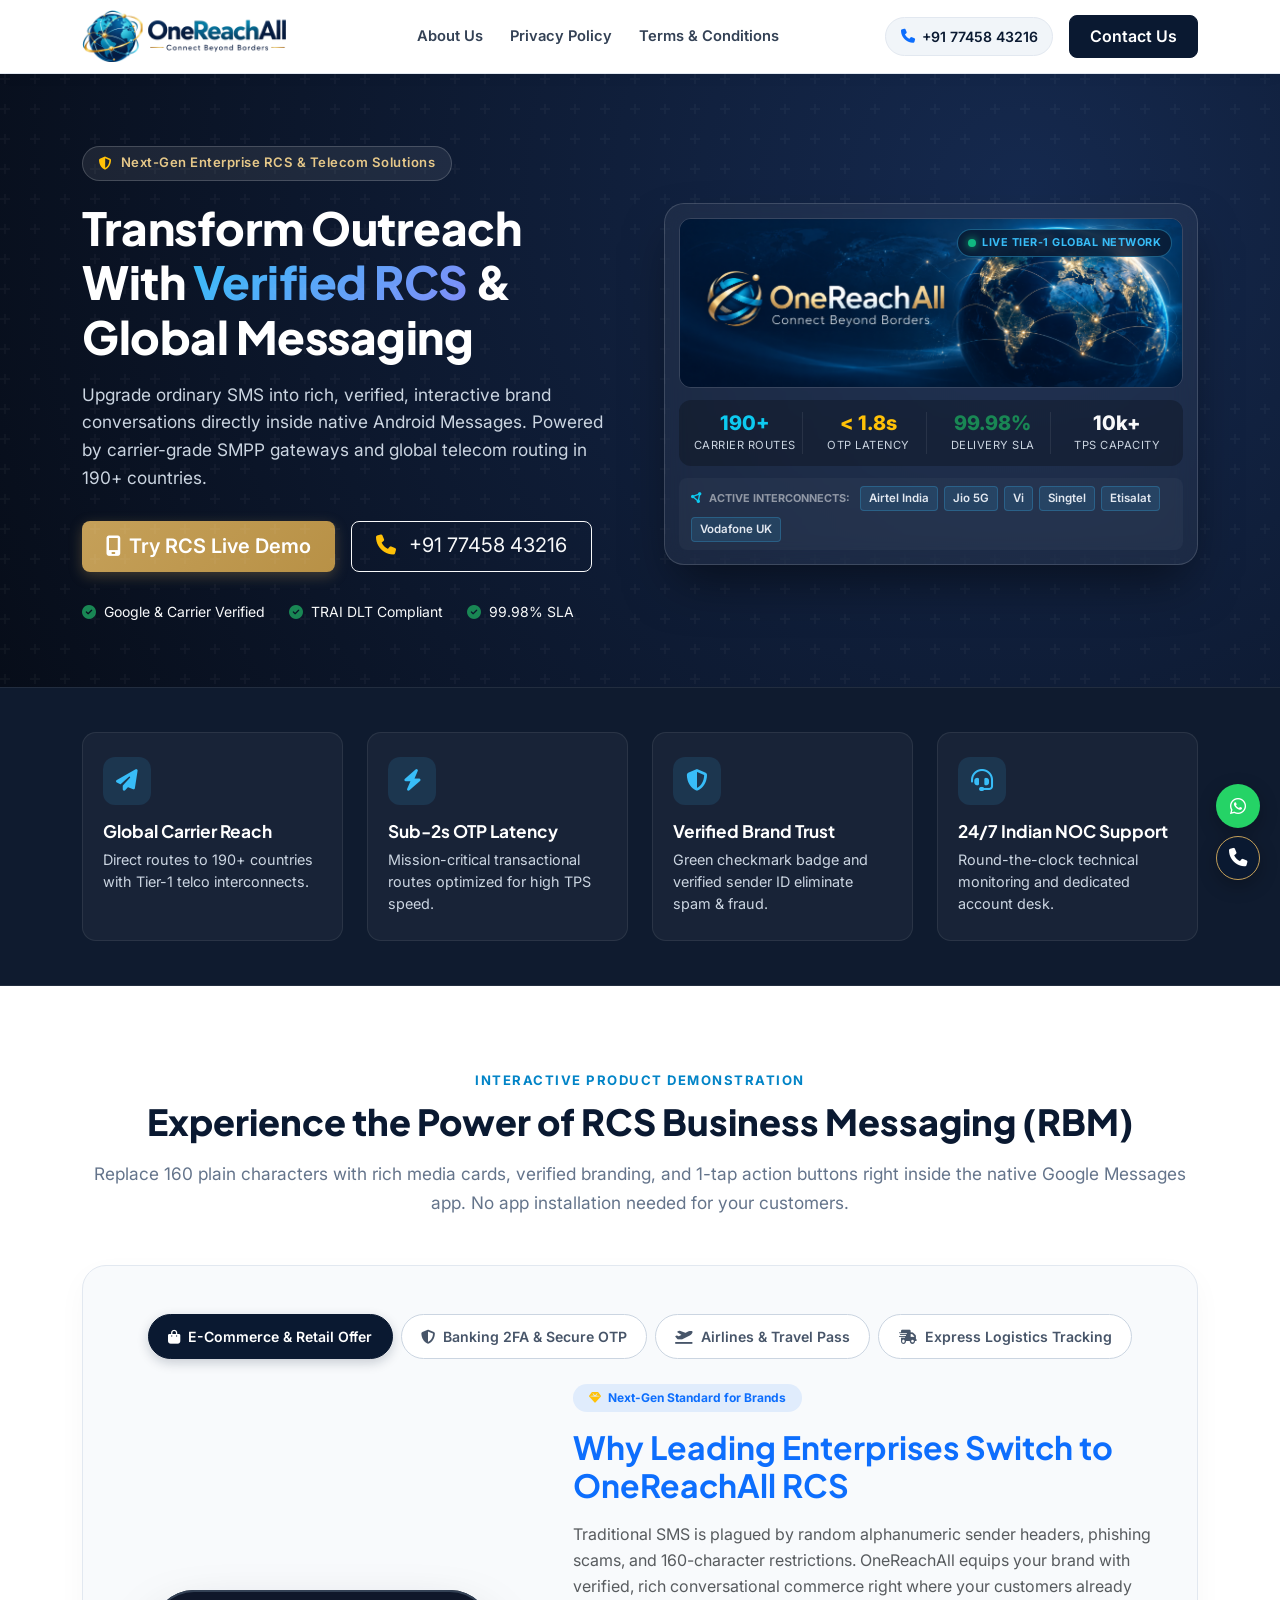
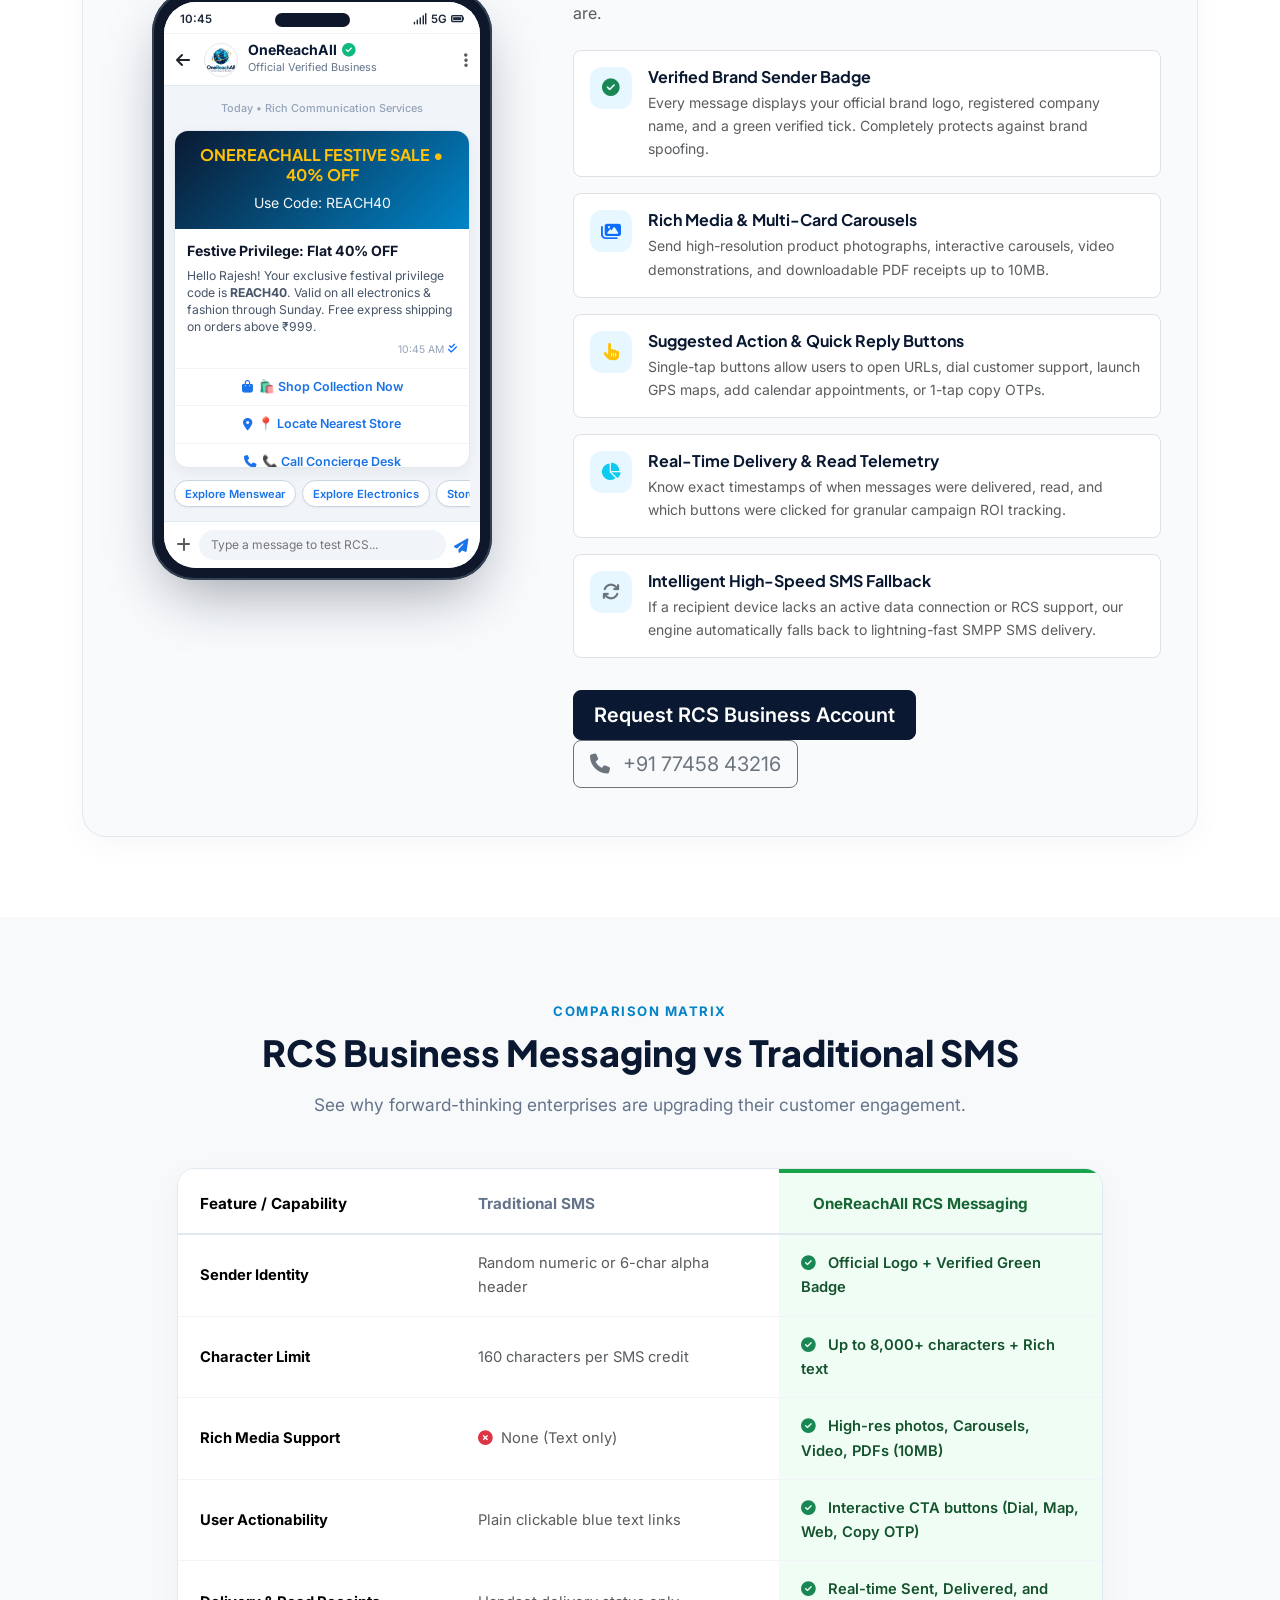
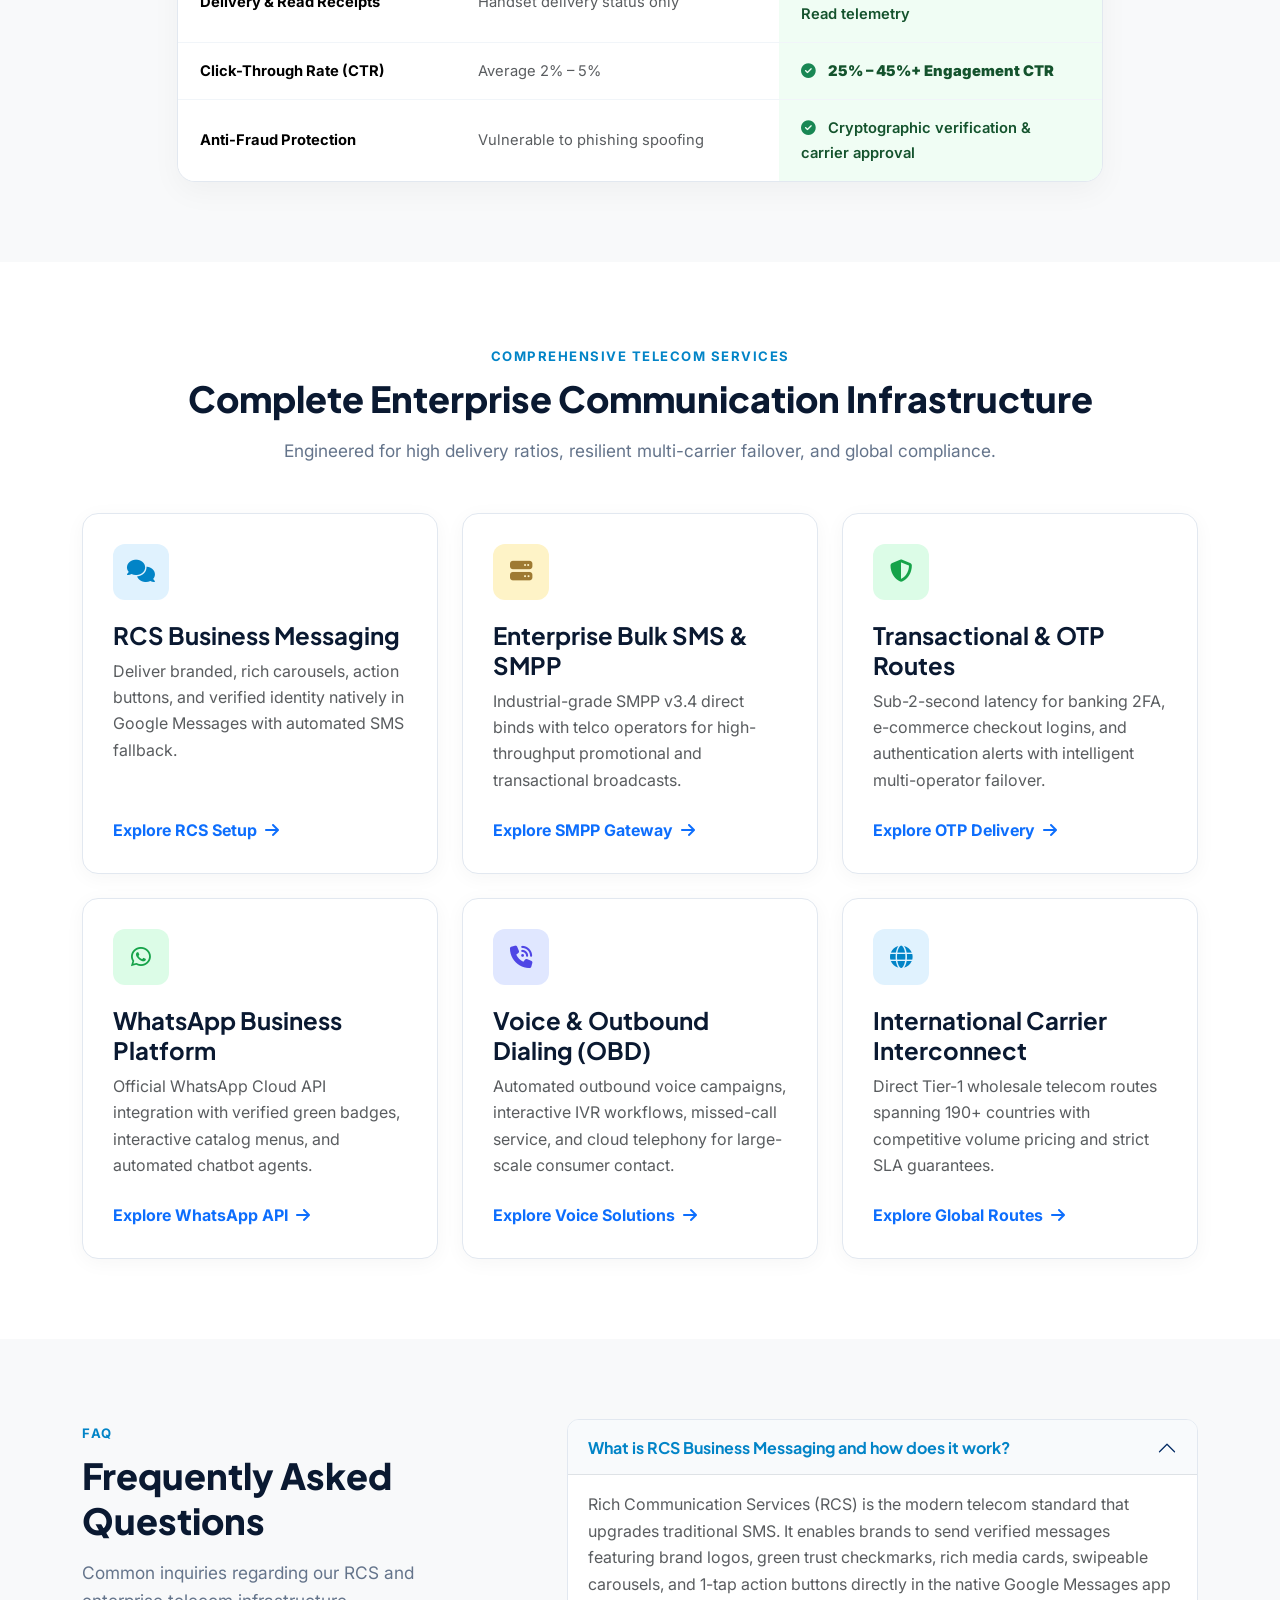
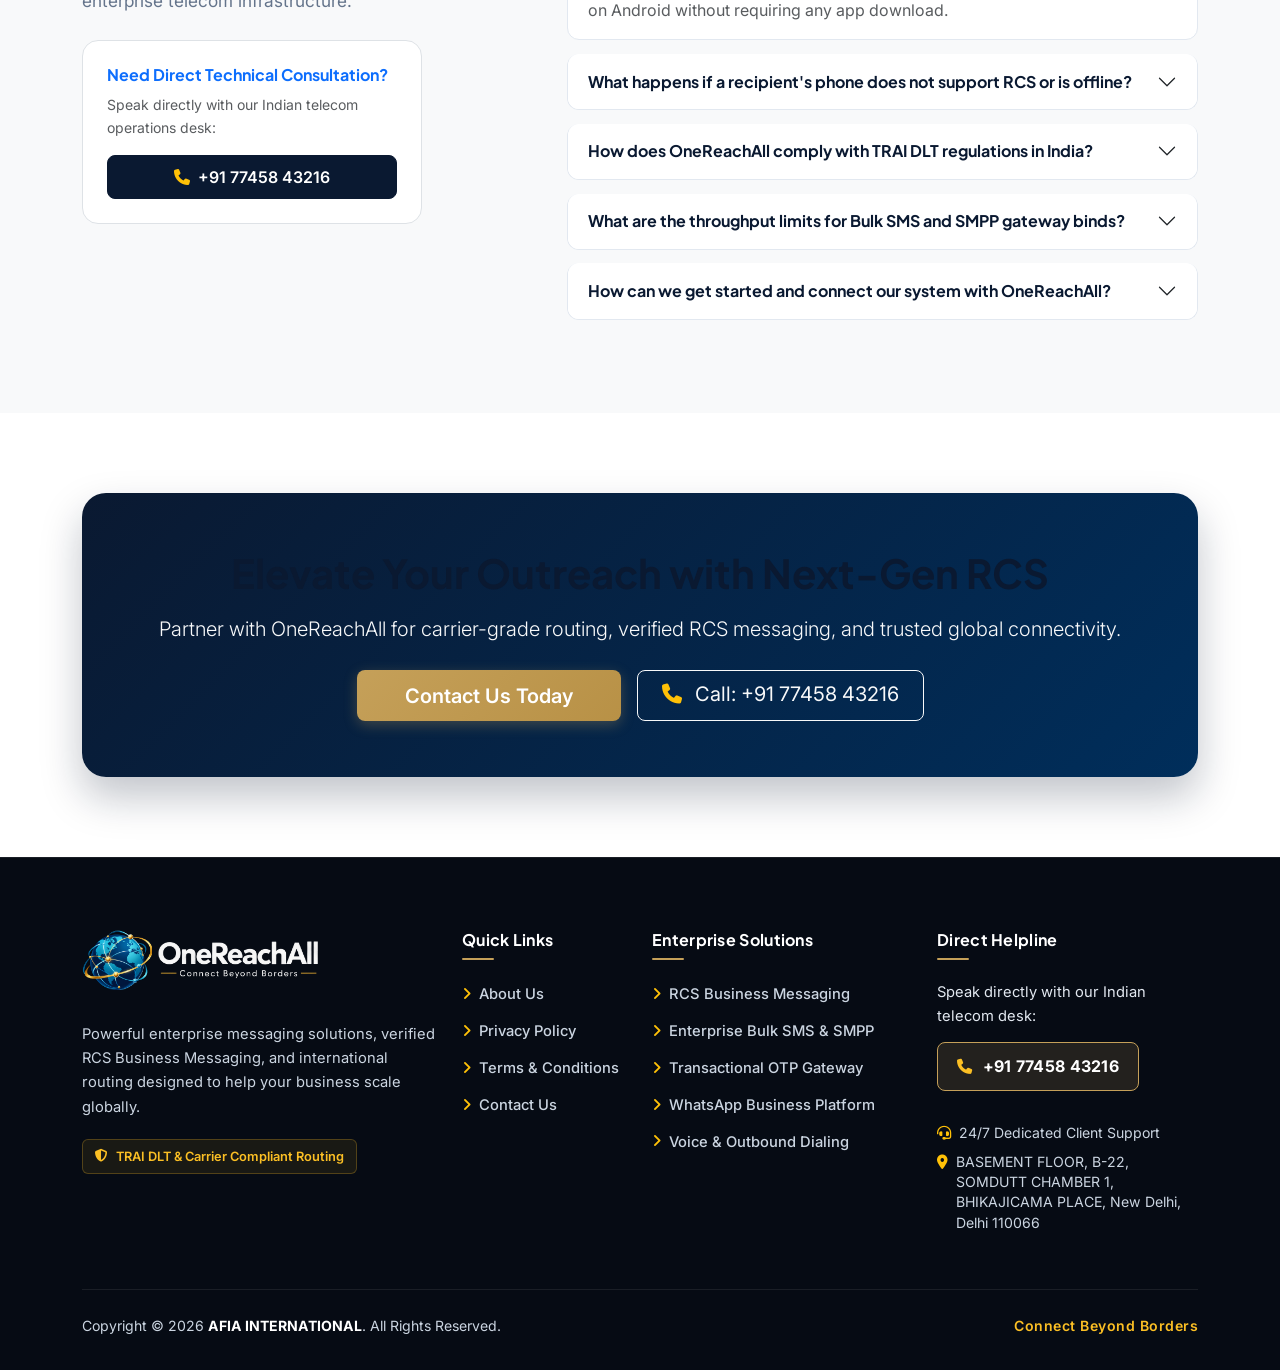
<file: index.html>
<!DOCTYPE html>
<html lang="en">
<head>
  <meta charset="UTF-8">
  <meta name="viewport" content="width=device-width, initial-scale=1.0">
  <title>OneReachAll | Next-Gen RCS &amp; Enterprise Messaging Solutions</title>
  <meta name="description" content="OneReachAll provides enterprise-grade RCS Business Messaging, Bulk SMS, SMPP Gateway, and global carrier connectivity. Connect Beyond Borders.">
  
  <link rel="icon" type="image/jpeg" href="assets/images/logo.jpg">
  <link rel="preconnect" href="https://fonts.googleapis.com">
  <link rel="preconnect" href="https://fonts.gstatic.com" crossorigin>
  <link href="https://fonts.googleapis.com/css2?family=Plus+Jakarta+Sans:wght@400;500;600;700;800&family=Inter:wght@400;500;600;700&display=swap" rel="stylesheet">
  <link rel="stylesheet" href="https://cdnjs.cloudflare.com/ajax/libs/font-awesome/6.4.2/css/all.min.css">
  <link href="https://cdn.jsdelivr.net/npm/bootstrap@5.3.2/dist/css/bootstrap.min.css" rel="stylesheet">
  <link rel="stylesheet" href="assets/css/style.css">
</head>
<body>

  <!-- Top Navbar -->
  <nav class="navbar navbar-expand-lg navbar-custom">
    <div class="container">
      <a class="navbar-brand" href="/">
        <img src="assets/images/logo-horizontal.png" alt="OneReachAll Logo">
      </a>
      
      <button class="navbar-toggler" type="button" data-bs-toggle="collapse" data-bs-target="#afiaNav" aria-controls="afiaNav" aria-expanded="false" aria-label="Toggle navigation">
        <span class="navbar-toggler-icon"></span>
      </button>

      <div class="collapse navbar-collapse" id="afiaNav">
        <ul class="navbar-nav mx-auto mb-2 mb-lg-0">
          <li class="nav-item"><a class="nav-link" href="about-us">About Us</a></li>
          <li class="nav-item"><a class="nav-link" href="privacy-policy">Privacy Policy</a></li>
          <li class="nav-item"><a class="nav-link" href="terms-conditions">Terms &amp; Conditions</a></li>
        </ul>

        <div class="d-flex align-items-center gap-3">
          <a href="tel:+917745843216" class="btn-phone">
            <i class="fa fa-phone text-primary"></i>
            <span>+91 77458 43216</span>
          </a>
          <a href="contact-us" class="btn btn-navy">Contact Us</a>
        </div>
      </div>
    </div>
  </nav>

  <!-- Hero Section -->
  <section class="hero-section">
    <div class="container">
      <div class="row align-items-center g-5">
        <!-- Left: Headline & CTAs -->
        <div class="col-lg-6">
          <span class="hero-badge">
            <i class="fa fa-shield-halved text-warning"></i> Next-Gen Enterprise RCS &amp; Telecom Solutions
          </span>
          <h1 class="hero-title mb-3">
            Transform Outreach With <span class="gradient-text">Verified RCS</span> &amp; Global Messaging
          </h1>
          <p class="hero-desc">
            Upgrade ordinary SMS into rich, verified, interactive brand conversations directly inside native Android Messages. Powered by carrier-grade SMPP gateways and global telecom routing in 190+ countries.
          </p>
          <div class="d-flex flex-wrap gap-3 mb-4">
            <a href="#rcs-solutions" class="btn btn-gold btn-lg px-4">
              <i class="fa fa-mobile-screen me-2"></i> Try RCS Live Demo
            </a>
            <a href="tel:+917745843216" class="btn btn-outline-light btn-lg px-4">
              <i class="fa fa-phone me-2 text-warning"></i> +91 77458 43216
            </a>
          </div>
          <div class="d-flex flex-wrap align-items-center gap-4 text-light small pt-1">
            <div><i class="fa fa-circle-check text-success me-1"></i> Google &amp; Carrier Verified</div>
            <div><i class="fa fa-circle-check text-success me-1"></i> TRAI DLT Compliant</div>
            <div><i class="fa fa-circle-check text-success me-1"></i> 99.98% SLA</div>
          </div>
        </div>

        <!-- Right: Balanced Live Telecom Operations Dashboard -->
        <div class="col-lg-6">
          <div class="hero-dashboard-card">
            <div class="hero-banner-wrap">
              <img src="assets/images/banner.png" alt="OneReachAll Global Network" class="hero-banner-img">
              <div class="hero-banner-overlay-badge">
                <span class="pulse-dot"></span> LIVE TIER-1 GLOBAL NETWORK
              </div>
            </div>

            <div class="hero-telemetry-grid">
              <div class="telemetry-item">
                <div class="telemetry-val text-info">190+</div>
                <div class="telemetry-lbl">Carrier Routes</div>
              </div>
              <div class="telemetry-item">
                <div class="telemetry-val text-warning">&lt; 1.8s</div>
                <div class="telemetry-lbl">OTP Latency</div>
              </div>
              <div class="telemetry-item">
                <div class="telemetry-val text-success">99.98%</div>
                <div class="telemetry-lbl">Delivery SLA</div>
              </div>
              <div class="telemetry-item">
                <div class="telemetry-val text-light">10k+</div>
                <div class="telemetry-lbl">TPS Capacity</div>
              </div>
            </div>

            <div class="hero-route-ticker">
              <span class="text-white-50 text-uppercase fw-bold me-1" style="font-size: 0.68rem;">
                <i class="fa fa-circle-nodes text-info me-1"></i> Active Interconnects:
              </span>
              <span class="ticker-pill">Airtel India</span>
              <span class="ticker-pill">Jio 5G</span>
              <span class="ticker-pill">Vi</span>
              <span class="ticker-pill">Singtel</span>
              <span class="ticker-pill">Etisalat</span>
              <span class="ticker-pill">Vodafone UK</span>
            </div>
          </div>
        </div>
      </div>
    </div>
  </section>

  <!-- 4 Pillars Section -->
  <section class="features-strip">
    <div class="container">
      <div class="row g-4">
        <div class="col-md-3 col-sm-6">
          <div class="feature-box">
            <div class="feature-icon-wrap"><i class="fa fa-paper-plane"></i></div>
            <h4>Global Carrier Reach</h4>
            <p>Direct routes to 190+ countries with Tier-1 telco interconnects.</p>
          </div>
        </div>
        <div class="col-md-3 col-sm-6">
          <div class="feature-box">
            <div class="feature-icon-wrap"><i class="fa fa-bolt"></i></div>
            <h4>Sub-2s OTP Latency</h4>
            <p>Mission-critical transactional routes optimized for high TPS speed.</p>
          </div>
        </div>
        <div class="col-md-3 col-sm-6">
          <div class="feature-box">
            <div class="feature-icon-wrap"><i class="fa fa-shield-halved"></i></div>
            <h4>Verified Brand Trust</h4>
            <p>Green checkmark badge and verified sender ID eliminate spam &amp; fraud.</p>
          </div>
        </div>
        <div class="col-md-3 col-sm-6">
          <div class="feature-box">
            <div class="feature-icon-wrap"><i class="fa fa-headset"></i></div>
            <h4>24/7 Indian NOC Support</h4>
            <p>Round-the-clock technical monitoring and dedicated account desk.</p>
          </div>
        </div>
      </div>
    </div>
  </section>

  <!-- ========================================================
       CORE HIGHLIGHT: RCS INTERACTIVE SIMULATOR & SHOWCASE
       ======================================================== -->
  <section id="rcs-solutions" class="section-padding bg-white">
    <div class="container">
      <div class="text-center max-w-700 mx-auto mb-5">
        <span class="section-tag">Interactive Product Demonstration</span>
        <h2 class="section-title">Experience the Power of RCS Business Messaging (RBM)</h2>
        <p class="lead-text">
          Replace 160 plain characters with rich media cards, verified branding, and 1-tap action buttons right inside the native Google Messages app. No app installation needed for your customers.
        </p>
      </div>

      <div class="rcs-simulator-wrapper">
        <!-- Interactive Tabs for Use Cases -->
        <div class="d-flex flex-wrap justify-content-center gap-2 mb-4">
          <button type="button" class="rcs-tab-btn active" data-tab="retail">
            <i class="fa fa-bag-shopping"></i> E-Commerce &amp; Retail Offer
          </button>
          <button type="button" class="rcs-tab-btn" data-tab="banking">
            <i class="fa fa-shield-halved"></i> Banking 2FA &amp; Secure OTP
          </button>
          <button type="button" class="rcs-tab-btn" data-tab="travel">
            <i class="fa fa-plane-departure"></i> Airlines &amp; Travel Pass
          </button>
          <button type="button" class="rcs-tab-btn" data-tab="logistics">
            <i class="fa fa-truck-fast"></i> Express Logistics Tracking
          </button>
        </div>

        <div class="row align-items-center g-5">
          <!-- Left: Fixed-Height Realistic Smartphone Simulator -->
          <div class="col-lg-5">
            <div class="rcs-phone-bezel">
              <div class="rcs-phone-screen">
                <!-- Phone Status Bar -->
                <div class="rcs-status-bar">
                  <span>10:45</span>
                  <div class="rcs-notch"></div>
                  <div class="d-flex align-items-center gap-1">
                    <i class="fa fa-signal"></i>
                    <span>5G</span>
                    <i class="fa fa-battery-full"></i>
                  </div>
                </div>

                <!-- RCS App Header -->
                <div class="rcs-app-header">
                  <button type="button" id="rcsBackBtn" class="btn p-0 border-0 bg-transparent text-dark me-1" title="Back to Inbox"><i class="fa fa-arrow-left"></i></button>
                  <img src="assets/images/logo.png" alt="OneReachAll Avatar" class="rcs-app-avatar">
                  <div class="flex-grow-1">
                    <div class="rcs-brand-name">
                      OneReachAll <i class="fa-solid fa-circle-check rcs-verified-badge" title="Verified Brand"></i>
                    </div>
                    <span class="rcs-brand-status">Official Verified Business</span>
                  </div>
                  <button type="button" id="rcsMenuBtn" class="btn p-0 border-0 bg-transparent text-muted" title="Business Info"><i class="fa fa-ellipsis-vertical"></i></button>
                </div>

                <!-- Chat Body with Rich Card -->
                <div class="rcs-chat-body">
                  <div class="rcs-chat-date">Today &bull; Rich Communication Services</div>

                  <div id="phoneRichCard" class="rcs-rich-card">
                    <div class="rcs-card-media-banner">
                      <h6 id="rcsBannerText" class="fw-bold mb-1 text-warning">ONEREACHALL FESTIVE SALE • 40% OFF</h6>
                      <small id="rcsBannerSub" class="text-light">Use Code: REACH40</small>
                    </div>
                    <div class="rcs-card-content">
                      <div id="rcsCardTitle" class="rcs-card-title">Festive Privilege: Flat 40% OFF</div>
                      <div id="rcsCardText" class="rcs-card-text">
                        Hello Rajesh! Your exclusive festival privilege code is <strong>REACH40</strong>. Valid on all electronics &amp; fashion through Sunday. Free express shipping on orders above ₹999.
                      </div>
                      <div class="rcs-card-time">
                        <span>10:45 AM</span>
                        <i class="fa fa-check-double text-primary"></i>
                      </div>
                    </div>
                    <div id="rcsCardActions" class="rcs-actions-list">
                      <!-- Action buttons rendered via JS -->
                    </div>
                  </div>

                  <!-- Quick Reply Chips -->
                  <div id="rcsCardChips" class="rcs-chips-row">
                    <!-- Chips rendered via JS -->
                  </div>
                </div>

                <!-- Chat Input Bar -->
                <div class="rcs-input-bar">
                  <i class="fa fa-plus text-muted" id="rcsAttachBtn" role="button" title="Add Media"></i>
                  <input type="text" id="rcsInputText" placeholder="Type a message to test RCS...">
                  <button type="button" id="rcsSendBtn" class="btn p-0 border-0 bg-transparent" title="Send RCS message">
                    <i class="fa fa-paper-plane rcs-send-icon"></i>
                  </button>
                </div>
              </div>
            </div>
          </div>

          <!-- Right: Key RCS Capabilities -->
          <div class="col-lg-7">
            <span class="badge bg-primary bg-opacity-10 text-primary px-3 py-2 rounded-pill fw-bold mb-3">
              <i class="fa fa-gem me-1 text-warning"></i> Next-Gen Standard for Brands
            </span>
            <h3 class="h2 fw-bold text-primary mb-3">Why Leading Enterprises Switch to OneReachAll RCS</h3>
            <p class="text-muted mb-4">
              Traditional SMS is plagued by random alphanumeric sender headers, phishing scams, and 160-character restrictions. OneReachAll equips your brand with verified, rich conversational commerce right where your customers already are.
            </p>

            <div class="d-flex flex-column gap-3">
              <div class="p-3 bg-white border rounded-3 shadow-xs d-flex align-items-start gap-3">
                <div class="feature-icon-wrap mb-0 flex-shrink-0" style="width: 42px; height: 42px; font-size: 1.1rem;">
                  <i class="fa-solid fa-circle-check text-success"></i>
                </div>
                <div>
                  <h5 class="fw-bold mb-1 fs-6">Verified Brand Sender Badge</h5>
                  <p class="text-muted small mb-0">Every message displays your official brand logo, registered company name, and a green verified tick. Completely protects against brand spoofing.</p>
                </div>
              </div>

              <div class="p-3 bg-white border rounded-3 shadow-xs d-flex align-items-start gap-3">
                <div class="feature-icon-wrap mb-0 flex-shrink-0" style="width: 42px; height: 42px; font-size: 1.1rem;">
                  <i class="fa fa-images text-primary"></i>
                </div>
                <div>
                  <h5 class="fw-bold mb-1 fs-6">Rich Media &amp; Multi-Card Carousels</h5>
                  <p class="text-muted small mb-0">Send high-resolution product photographs, interactive carousels, video demonstrations, and downloadable PDF receipts up to 10MB.</p>
                </div>
              </div>

              <div class="p-3 bg-white border rounded-3 shadow-xs d-flex align-items-start gap-3">
                <div class="feature-icon-wrap mb-0 flex-shrink-0" style="width: 42px; height: 42px; font-size: 1.1rem;">
                  <i class="fa fa-hand-pointer text-warning"></i>
                </div>
                <div>
                  <h5 class="fw-bold mb-1 fs-6">Suggested Action &amp; Quick Reply Buttons</h5>
                  <p class="text-muted small mb-0">Single-tap buttons allow users to open URLs, dial customer support, launch GPS maps, add calendar appointments, or 1-tap copy OTPs.</p>
                </div>
              </div>

              <div class="p-3 bg-white border rounded-3 shadow-xs d-flex align-items-start gap-3">
                <div class="feature-icon-wrap mb-0 flex-shrink-0" style="width: 42px; height: 42px; font-size: 1.1rem;">
                  <i class="fa fa-chart-pie text-info"></i>
                </div>
                <div>
                  <h5 class="fw-bold mb-1 fs-6">Real-Time Delivery &amp; Read Telemetry</h5>
                  <p class="text-muted small mb-0">Know exact timestamps of when messages were delivered, read, and which buttons were clicked for granular campaign ROI tracking.</p>
                </div>
              </div>

              <div class="p-3 bg-white border rounded-3 shadow-xs d-flex align-items-start gap-3">
                <div class="feature-icon-wrap mb-0 flex-shrink-0" style="width: 42px; height: 42px; font-size: 1.1rem;">
                  <i class="fa fa-arrows-rotate text-secondary"></i>
                </div>
                <div>
                  <h5 class="fw-bold mb-1 fs-6">Intelligent High-Speed SMS Fallback</h5>
                  <p class="text-muted small mb-0">If a recipient device lacks an active data connection or RCS support, our engine automatically falls back to lightning-fast SMPP SMS delivery.</p>
                </div>
              </div>
            </div>

            <div class="mt-4 pt-2">
              <a href="contact-us" class="btn btn-navy btn-lg me-3">Request RCS Business Account</a>
              <a href="tel:+917745843216" class="btn btn-outline-secondary btn-lg">
                <i class="fa fa-phone me-2"></i> +91 77458 43216
              </a>
            </div>
          </div>
        </div>
      </div>
    </div>
  </section>

  <!-- ========================================================
       RCS VS TRADITIONAL SMS COMPARISON TABLE
       ======================================================== -->
  <section class="section-padding bg-light">
    <div class="container">
      <div class="text-center max-w-700 mx-auto mb-5">
        <span class="section-tag">Comparison Matrix</span>
        <h2 class="section-title">RCS Business Messaging vs Traditional SMS</h2>
        <p class="lead-text">See why forward-thinking enterprises are upgrading their customer engagement.</p>
      </div>

      <div class="row justify-content-center">
        <div class="col-lg-10">
          <div class="comparison-card">
            <div class="table-responsive">
              <table class="table comparison-table">
                <thead>
                  <tr>
                    <th scope="col" style="width: 30%;">Feature / Capability</th>
                    <th scope="col" style="width: 35%; color: #64748b;">Traditional SMS</th>
                    <th scope="col" class="highlight-col" style="width: 35%;">
                      <i class="fa fa-shield-check me-2"></i> OneReachAll RCS Messaging
                    </th>
                  </tr>
                </thead>
                <tbody>
                  <tr>
                    <td><strong>Sender Identity</strong></td>
                    <td class="text-muted">Random numeric or 6-char alpha header</td>
                    <td class="highlight-col">
                      <i class="fa fa-check-circle text-success me-2"></i> Official Logo + Verified Green Badge
                    </td>
                  </tr>
                  <tr>
                    <td><strong>Character Limit</strong></td>
                    <td class="text-muted">160 characters per SMS credit</td>
                    <td class="highlight-col">
                      <i class="fa fa-check-circle text-success me-2"></i> Up to 8,000+ characters + Rich text
                    </td>
                  </tr>
                  <tr>
                    <td><strong>Rich Media Support</strong></td>
                    <td class="text-muted"><i class="fa fa-times-circle text-danger me-1"></i> None (Text only)</td>
                    <td class="highlight-col">
                      <i class="fa fa-check-circle text-success me-2"></i> High-res photos, Carousels, Video, PDFs (10MB)
                    </td>
                  </tr>
                  <tr>
                    <td><strong>User Actionability</strong></td>
                    <td class="text-muted">Plain clickable blue text links</td>
                    <td class="highlight-col">
                      <i class="fa fa-check-circle text-success me-2"></i> Interactive CTA buttons (Dial, Map, Web, Copy OTP)
                    </td>
                  </tr>
                  <tr>
                    <td><strong>Delivery &amp; Read Receipts</strong></td>
                    <td class="text-muted">Handset delivery status only</td>
                    <td class="highlight-col">
                      <i class="fa fa-check-circle text-success me-2"></i> Real-time Sent, Delivered, and Read telemetry
                    </td>
                  </tr>
                  <tr>
                    <td><strong>Click-Through Rate (CTR)</strong></td>
                    <td class="text-muted">Average 2% – 5%</td>
                    <td class="highlight-col">
                      <i class="fa fa-check-circle text-success me-2"></i> <strong>25% – 45%+ Engagement CTR</strong>
                    </td>
                  </tr>
                  <tr>
                    <td><strong>Anti-Fraud Protection</strong></td>
                    <td class="text-muted">Vulnerable to phishing spoofing</td>
                    <td class="highlight-col">
                      <i class="fa fa-check-circle text-success me-2"></i> Cryptographic verification &amp; carrier approval
                    </td>
                  </tr>
                </tbody>
              </table>
            </div>
          </div>
        </div>
      </div>
    </div>
  </section>

  <!-- ========================================================
       FULL SUITE OF ENTERPRISE SOLUTIONS
       ======================================================== -->
  <section id="services" class="section-padding bg-white">
    <div class="container">
      <div class="text-center max-w-700 mx-auto mb-5">
        <span class="section-tag">Comprehensive Telecom Services</span>
        <h2 class="section-title">Complete Enterprise Communication Infrastructure</h2>
        <p class="lead-text">
          Engineered for high delivery ratios, resilient multi-carrier failover, and global compliance.
        </p>
      </div>

      <div class="row g-4">
        <!-- Solution 1 -->
        <div class="col-lg-4 col-md-6">
          <div class="service-card">
            <div class="service-icon"><i class="fa fa-comments"></i></div>
            <h4 class="fw-bold mb-2">RCS Business Messaging</h4>
            <p class="text-muted mb-4 flex-grow-1">
              Deliver branded, rich carousels, action buttons, and verified identity natively in Google Messages with automated SMS fallback.
            </p>
            <a href="contact-us" class="text-primary fw-bold text-decoration-none">
              Explore RCS Setup <i class="fa fa-arrow-right ms-1"></i>
            </a>
          </div>
        </div>

        <!-- Solution 2 -->
        <div class="col-lg-4 col-md-6">
          <div class="service-card">
            <div class="service-icon gold"><i class="fa fa-server"></i></div>
            <h4 class="fw-bold mb-2">Enterprise Bulk SMS &amp; SMPP</h4>
            <p class="text-muted mb-4 flex-grow-1">
              Industrial-grade SMPP v3.4 direct binds with telco operators for high-throughput promotional and transactional broadcasts.
            </p>
            <a href="contact-us" class="text-primary fw-bold text-decoration-none">
              Explore SMPP Gateway <i class="fa fa-arrow-right ms-1"></i>
            </a>
          </div>
        </div>

        <!-- Solution 3 -->
        <div class="col-lg-4 col-md-6">
          <div class="service-card">
            <div class="service-icon green"><i class="fa fa-shield-halved"></i></div>
            <h4 class="fw-bold mb-2">Transactional &amp; OTP Routes</h4>
            <p class="text-muted mb-4 flex-grow-1">
              Sub-2-second latency for banking 2FA, e-commerce checkout logins, and authentication alerts with intelligent multi-operator failover.
            </p>
            <a href="contact-us" class="text-primary fw-bold text-decoration-none">
              Explore OTP Delivery <i class="fa fa-arrow-right ms-1"></i>
            </a>
          </div>
        </div>

        <!-- Solution 4 -->
        <div class="col-lg-4 col-md-6">
          <div class="service-card">
            <div class="service-icon green"><i class="fa-brands fa-whatsapp"></i></div>
            <h4 class="fw-bold mb-2">WhatsApp Business Platform</h4>
            <p class="text-muted mb-4 flex-grow-1">
              Official WhatsApp Cloud API integration with verified green badges, interactive catalog menus, and automated chatbot agents.
            </p>
            <a href="contact-us" class="text-primary fw-bold text-decoration-none">
              Explore WhatsApp API <i class="fa fa-arrow-right ms-1"></i>
            </a>
          </div>
        </div>

        <!-- Solution 5 -->
        <div class="col-lg-4 col-md-6">
          <div class="service-card">
            <div class="service-icon indigo"><i class="fa fa-phone-volume"></i></div>
            <h4 class="fw-bold mb-2">Voice &amp; Outbound Dialing (OBD)</h4>
            <p class="text-muted mb-4 flex-grow-1">
              Automated outbound voice campaigns, interactive IVR workflows, missed-call service, and cloud telephony for large-scale consumer contact.
            </p>
            <a href="contact-us" class="text-primary fw-bold text-decoration-none">
              Explore Voice Solutions <i class="fa fa-arrow-right ms-1"></i>
            </a>
          </div>
        </div>

        <!-- Solution 6 -->
        <div class="col-lg-4 col-md-6">
          <div class="service-card">
            <div class="service-icon"><i class="fa fa-globe"></i></div>
            <h4 class="fw-bold mb-2">International Carrier Interconnect</h4>
            <p class="text-muted mb-4 flex-grow-1">
              Direct Tier-1 wholesale telecom routes spanning 190+ countries with competitive volume pricing and strict SLA guarantees.
            </p>
            <a href="contact-us" class="text-primary fw-bold text-decoration-none">
              Explore Global Routes <i class="fa fa-arrow-right ms-1"></i>
            </a>
          </div>
        </div>
      </div>
    </div>
  </section>

  <!-- ========================================================
       FAQ ACCORDION SECTION
       ======================================================== -->
  <section class="section-padding bg-light">
    <div class="container">
      <div class="row g-5">
        <div class="col-lg-4">
          <span class="section-tag">FAQ</span>
          <h2 class="section-title">Frequently Asked Questions</h2>
          <p class="lead-text">Common inquiries regarding our RCS and enterprise telecom infrastructure.</p>
          <div class="p-4 bg-white border rounded-4 shadow-xs mt-4">
            <h6 class="fw-bold text-primary mb-2">Need Direct Technical Consultation?</h6>
            <p class="small text-muted mb-3">Speak directly with our Indian telecom operations desk:</p>
            <a href="tel:+917745843216" class="btn btn-navy w-100">
              <i class="fa fa-phone me-2 text-warning"></i> +91 77458 43216
            </a>
          </div>
        </div>

        <div class="col-lg-7 offset-lg-1">
          <div class="accordion" id="afiaFaq">
            <div class="accordion-item">
              <h2 class="accordion-header">
                <button class="accordion-button" type="button" data-bs-toggle="collapse" data-bs-target="#f1">
                  What is RCS Business Messaging and how does it work?
                </button>
              </h2>
              <div id="f1" class="accordion-collapse collapse show" data-bs-parent="#afiaFaq">
                <div class="accordion-body text-muted">
                  Rich Communication Services (RCS) is the modern telecom standard that upgrades traditional SMS. It enables brands to send verified messages featuring brand logos, green trust checkmarks, rich media cards, swipeable carousels, and 1-tap action buttons directly in the native Google Messages app on Android without requiring any app download.
                </div>
              </div>
            </div>

            <div class="accordion-item">
              <h2 class="accordion-header">
                <button class="accordion-button collapsed" type="button" data-bs-toggle="collapse" data-bs-target="#f2">
                  What happens if a recipient's phone does not support RCS or is offline?
                </button>
              </h2>
              <div id="f2" class="accordion-collapse collapse" data-bs-parent="#afiaFaq">
                <div class="accordion-body text-muted">
                  OneReachAll utilizes an intelligent automatic fallback engine. If the recipient does not have an active data connection or uses an unsupported device, the system automatically converts and delivers the message via our high-speed SMPP SMS route within seconds, ensuring 100% reachability.
                </div>
              </div>
            </div>

            <div class="accordion-item">
              <h2 class="accordion-header">
                <button class="accordion-button collapsed" type="button" data-bs-toggle="collapse" data-bs-target="#f3">
                  How does OneReachAll comply with TRAI DLT regulations in India?
                </button>
              </h2>
              <div id="f3" class="accordion-collapse collapse" data-bs-parent="#afiaFaq">
                <div class="accordion-body text-muted">
                  All domestic Indian routes operated by OneReachAll are fully integrated with major telecom DLT platforms (Jio, Airtel, Vi, BSNL). We assist enterprise clients with Principal Entity (PE) registration, header scrubbing, and content template whitelisting to guarantee seamless compliance.
                </div>
              </div>
            </div>

            <div class="accordion-item">
              <h2 class="accordion-header">
                <button class="accordion-button collapsed" type="button" data-bs-toggle="collapse" data-bs-target="#f4">
                  What are the throughput limits for Bulk SMS and SMPP gateway binds?
                </button>
              </h2>
              <div id="f4" class="accordion-collapse collapse" data-bs-parent="#afiaFaq">
                <div class="accordion-body text-muted">
                  Our carrier-grade SMPP v3.4 gateways scale up to 10,000+ TPS (Transactions Per Second) with multi-bind load balancing, ideal for large national festivals, OTP spikes, and nationwide marketing campaigns.
                </div>
              </div>
            </div>

            <div class="accordion-item">
              <h2 class="accordion-header">
                <button class="accordion-button collapsed" type="button" data-bs-toggle="collapse" data-bs-target="#f5">
                  How can we get started and connect our system with OneReachAll?
                </button>
              </h2>
              <div id="f5" class="accordion-collapse collapse" data-bs-parent="#afiaFaq">
                <div class="accordion-body text-muted">
                  You can call our Indian representative directly at <strong>+91 77458 43216</strong> or submit an inquiry through our Contact Us page. Our onboarding team configures your API sandbox or SMPP credentials within hours.
                </div>
              </div>
            </div>
          </div>
        </div>
      </div>
    </div>
  </section>

  <!-- ========================================================
       CTA BOX
       ======================================================== -->
  <section class="section-padding bg-white">
    <div class="container">
      <div class="cta-banner text-center">
        <h2 class="display-6 fw-bold mb-3">Elevate Your Outreach with Next-Gen RCS</h2>
        <p class="lead text-light mb-4 max-w-700 mx-auto">
          Partner with OneReachAll for carrier-grade routing, verified RCS messaging, and trusted global connectivity.
        </p>
        <div class="d-flex flex-wrap justify-content-center gap-3">
          <a href="contact-us" class="btn btn-gold btn-lg px-5">Contact Us Today</a>
          <a href="tel:+917745843216" class="btn btn-outline-light btn-lg px-4">
            <i class="fa fa-phone me-2 text-warning"></i> Call: +91 77458 43216
          </a>
        </div>
      </div>
    </div>
  </section>

  <!-- Footer -->
  <footer class="footer-main">
    <div class="container">
      <div class="row g-4">
        <div class="col-lg-4 col-md-6">
          <a href="/" class="d-inline-block mb-3">
            <img src="assets/images/logo-horizontal-white.png" alt="OneReachAll Logo" class="footer-brand-logo">
          </a>
          <p class="footer-desc">
            Powerful enterprise messaging solutions, verified RCS Business Messaging, and international routing designed to help your business scale globally.
          </p>
          <div class="footer-trust-badge">
            <i class="fa fa-shield-halved me-2"></i> TRAI DLT &amp; Carrier Compliant Routing
          </div>
        </div>

        <div class="col-lg-2 col-md-6">
          <h5 class="footer-links-title">Quick Links</h5>
          <ul class="footer-nav">
            <li><a href="about-us"><i class="fa fa-angle-right me-2 text-warning"></i>About Us</a></li>
            <li><a href="privacy-policy"><i class="fa fa-angle-right me-2 text-warning"></i>Privacy Policy</a></li>
            <li><a href="terms-conditions"><i class="fa fa-angle-right me-2 text-warning"></i>Terms &amp; Conditions</a></li>
            <li><a href="contact-us"><i class="fa fa-angle-right me-2 text-warning"></i>Contact Us</a></li>
          </ul>
        </div>

        <div class="col-lg-3 col-md-6">
          <h5 class="footer-links-title">Enterprise Solutions</h5>
          <ul class="footer-nav">
            <li><a href="#rcs-solutions"><i class="fa fa-angle-right me-2 text-warning"></i>RCS Business Messaging</a></li>
            <li><a href="#services"><i class="fa fa-angle-right me-2 text-warning"></i>Enterprise Bulk SMS &amp; SMPP</a></li>
            <li><a href="#services"><i class="fa fa-angle-right me-2 text-warning"></i>Transactional OTP Gateway</a></li>
            <li><a href="#services"><i class="fa fa-angle-right me-2 text-warning"></i>WhatsApp Business Platform</a></li>
            <li><a href="#services"><i class="fa fa-angle-right me-2 text-warning"></i>Voice &amp; Outbound Dialing</a></li>
          </ul>
        </div>

        <div class="col-lg-3 col-md-6">
          <h5 class="footer-links-title">Direct Helpline</h5>
          <p class="footer-help-text">Speak directly with our Indian telecom desk:</p>
          <a href="tel:+917745843216" class="btn-footer-phone mb-3">
            <i class="fa fa-phone"></i>
            <span>+91 77458 43216</span>
          </a>
          <div class="footer-support-info">
            <div class="footer-info-item"><i class="fa fa-headset text-warning me-2"></i> 24/7 Dedicated Client Support</div>
            <div class="footer-info-item"><i class="fa fa-location-dot text-warning me-2"></i> BASEMENT FLOOR, B-22, SOMDUTT CHAMBER 1, BHIKAJICAMA PLACE, New Delhi, Delhi 110066</div>
          </div>
        </div>
      </div>

      <div class="footer-bottom d-flex flex-wrap justify-content-between align-items-center">
        <div>Copyright &copy; 2026 <strong>AFIA INTERNATIONAL</strong>. All Rights Reserved.</div>
        <div class="footer-tagline">Connect Beyond Borders</div>
      </div>
    </div>
  </footer>

  <!-- Floating Quick Connect Action Buttons -->
  <div class="floating-contact-btn">
    <a href="https://wa.me/917745843216" target="_blank" class="float-wa-btn" title="Chat on WhatsApp">
      <i class="fa-brands fa-whatsapp"></i>
    </a>
    <a href="tel:+917745843216" class="float-call-btn" title="Call Helpline">
      <i class="fa fa-phone"></i>
    </a>
  </div>

  <script src="https://cdn.jsdelivr.net/npm/bootstrap@5.3.2/dist/js/bootstrap.bundle.min.js"></script>
  <script src="assets/js/main.js"></script>
</body>
</html>
</file>
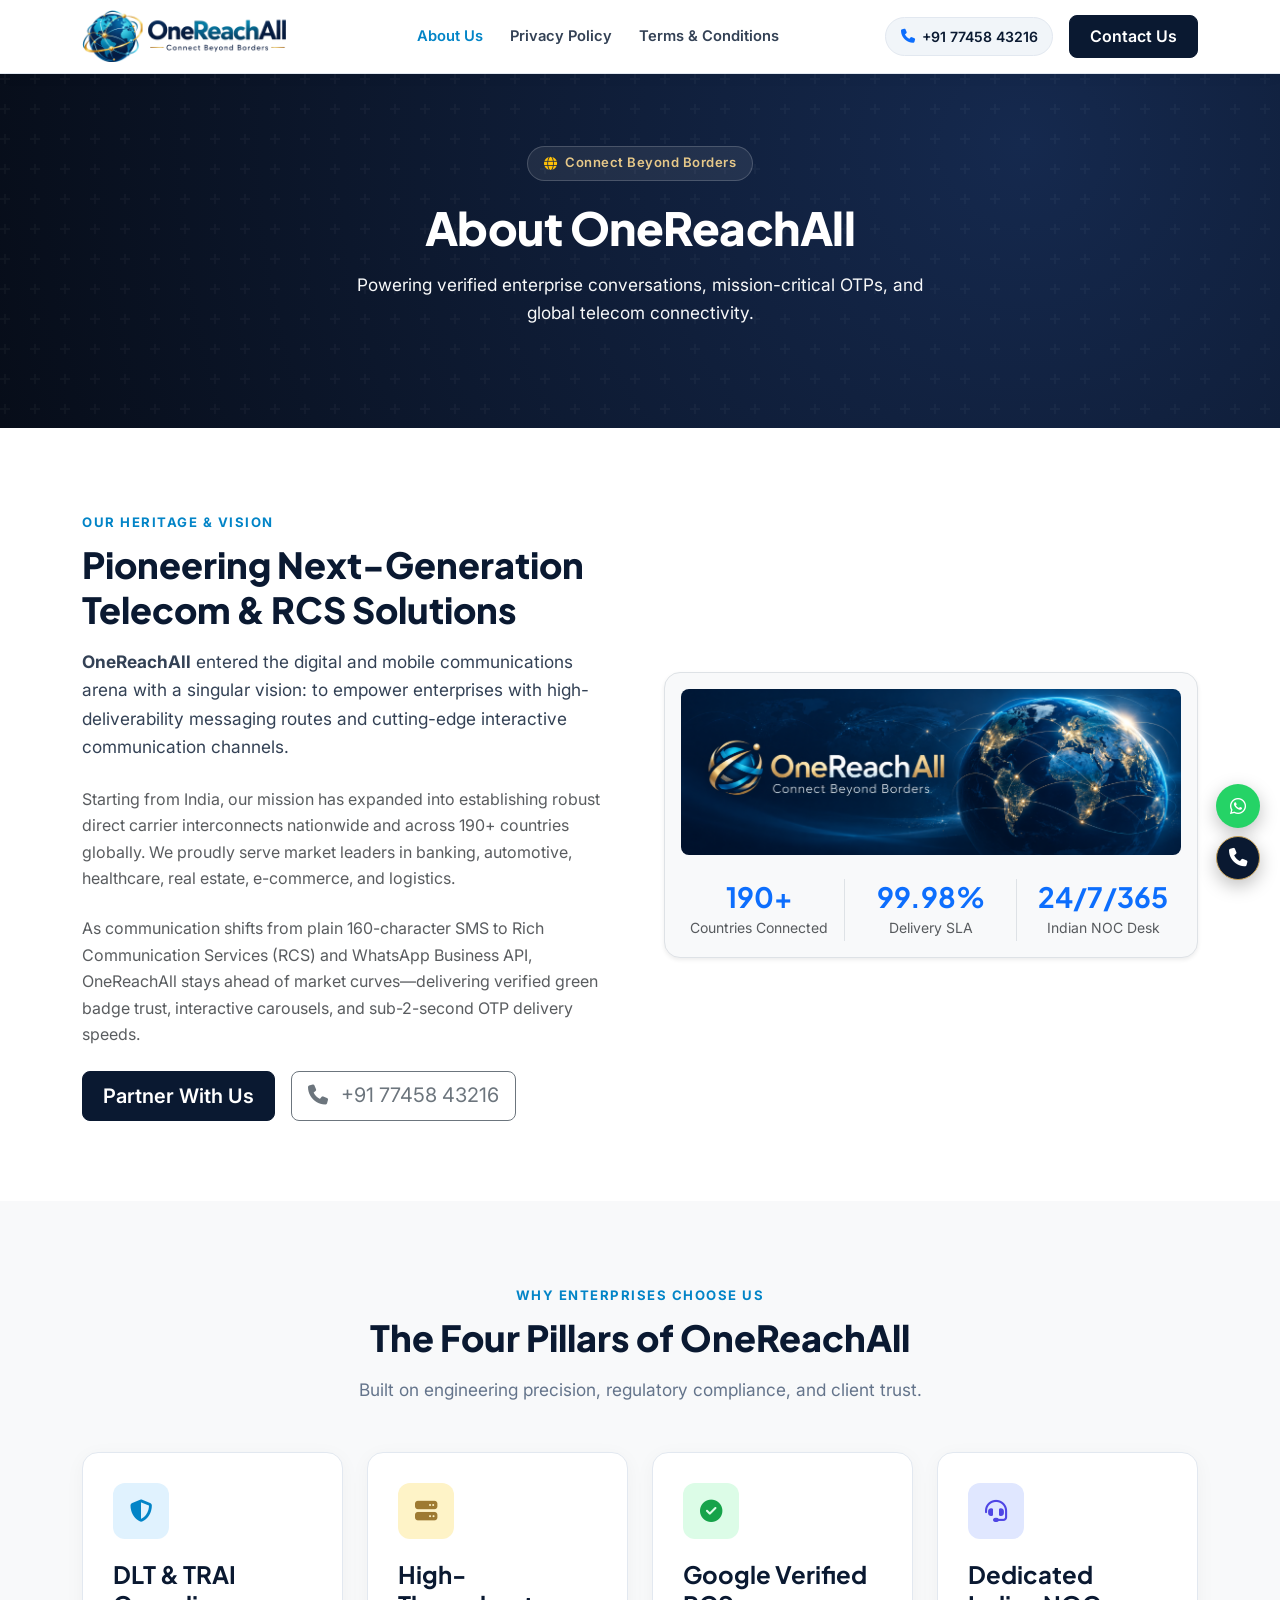
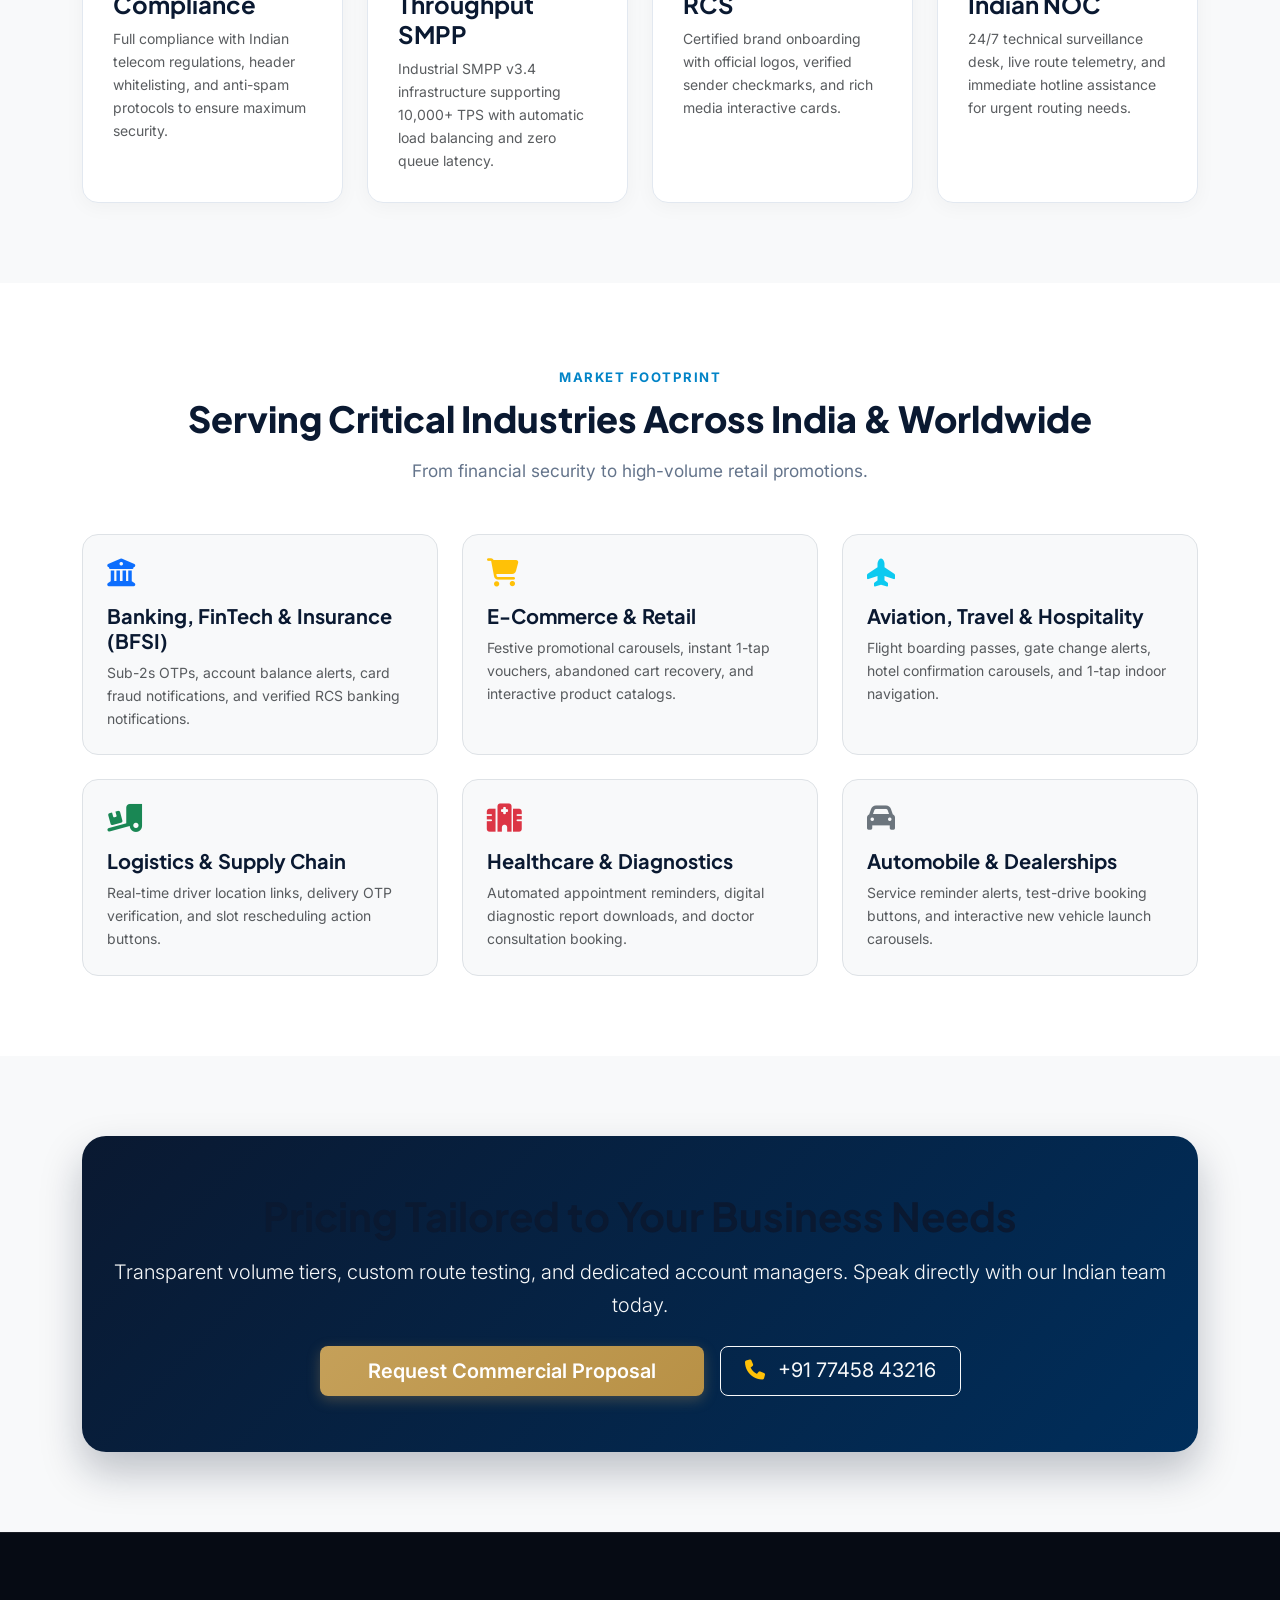
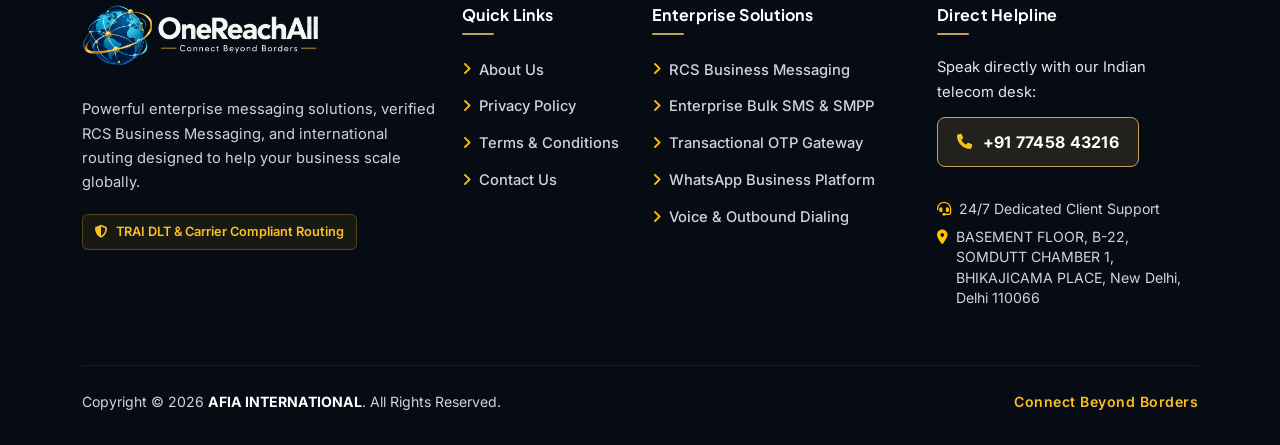
<file: about-us.html>
<!DOCTYPE html>
<html lang="en">
<head>
  <meta charset="UTF-8">
  <meta name="viewport" content="width=device-width, initial-scale=1.0">
  <title>About Us | OneReachAll</title>
  <meta name="description" content="Discover OneReachAll - Our mission, global telecom infrastructure, verified RCS messaging capabilities, and dedication to trusted enterprise partnerships. Connect Beyond Borders.">
  
  <link rel="icon" type="image/jpeg" href="assets/images/logo.jpg">
  <link rel="preconnect" href="https://fonts.googleapis.com">
  <link rel="preconnect" href="https://fonts.gstatic.com" crossorigin>
  <link href="https://fonts.googleapis.com/css2?family=Plus+Jakarta+Sans:wght@400;500;600;700;800&family=Inter:wght@400;500;600;700&display=swap" rel="stylesheet">
  <link rel="stylesheet" href="https://cdnjs.cloudflare.com/ajax/libs/font-awesome/6.4.2/css/all.min.css">
  <link href="https://cdn.jsdelivr.net/npm/bootstrap@5.3.2/dist/css/bootstrap.min.css" rel="stylesheet">
  <link rel="stylesheet" href="assets/css/style.css">
</head>
<body>

  <!-- Top Navbar -->
  <nav class="navbar navbar-expand-lg navbar-custom">
    <div class="container">
      <a class="navbar-brand" href="/">
        <img src="assets/images/logo-horizontal.png" alt="OneReachAll Logo">
      </a>
      
      <button class="navbar-toggler" type="button" data-bs-toggle="collapse" data-bs-target="#afiaNav" aria-controls="afiaNav" aria-expanded="false" aria-label="Toggle navigation">
        <span class="navbar-toggler-icon"></span>
      </button>

      <div class="collapse navbar-collapse" id="afiaNav">
        <ul class="navbar-nav mx-auto mb-2 mb-lg-0">
          <li class="nav-item"><a class="nav-link active" href="about-us">About Us</a></li>
          <li class="nav-item"><a class="nav-link" href="privacy-policy">Privacy Policy</a></li>
          <li class="nav-item"><a class="nav-link" href="terms-conditions">Terms &amp; Conditions</a></li>
        </ul>

        <div class="d-flex align-items-center gap-3">
          <a href="tel:+917745843216" class="btn-phone">
            <i class="fa fa-phone text-primary"></i>
            <span>+91 77458 43216</span>
          </a>
          <a href="contact-us" class="btn btn-navy">Contact Us</a>
        </div>
      </div>
    </div>
  </nav>

  <!-- Page Header -->
  <section class="hero-section text-center py-5">
    <div class="container py-4">
      <span class="hero-badge">
        <i class="fa fa-globe text-warning"></i> Connect Beyond Borders
      </span>
      <h1 class="hero-title text-white mb-3">About OneReachAll</h1>
      <p class="hero-desc mx-auto text-light">
        Powering verified enterprise conversations, mission-critical OTPs, and global telecom connectivity.
      </p>
    </div>
  </section>

  <!-- Company Story & Mission -->
  <section class="section-padding bg-white">
    <div class="container">
      <div class="row align-items-center g-5">
        <div class="col-lg-6">
          <span class="section-tag">Our Heritage &amp; Vision</span>
          <h2 class="section-title">Pioneering Next-Generation Telecom &amp; RCS Solutions</h2>
          <p class="lead-text mb-4" style="color: #334155;">
            <strong>OneReachAll</strong> entered the digital and mobile communications arena with a singular vision: to empower enterprises with high-deliverability messaging routes and cutting-edge interactive communication channels.
          </p>
          <p class="text-muted mb-4">
            Starting from India, our mission has expanded into establishing robust direct carrier interconnects nationwide and across 190+ countries globally. We proudly serve market leaders in banking, automotive, healthcare, real estate, e-commerce, and logistics.
          </p>
          <p class="text-muted mb-4">
            As communication shifts from plain 160-character SMS to Rich Communication Services (RCS) and WhatsApp Business API, OneReachAll stays ahead of market curves—delivering verified green badge trust, interactive carousels, and sub-2-second OTP delivery speeds.
          </p>
          <div class="d-flex gap-3">
            <a href="contact-us" class="btn btn-navy btn-lg">Partner With Us</a>
            <a href="tel:+917745843216" class="btn btn-outline-secondary btn-lg">
              <i class="fa fa-phone me-2"></i> +91 77458 43216
            </a>
          </div>
        </div>

        <div class="col-lg-6">
          <div class="p-3 bg-light border rounded-4 shadow-sm">
            <img src="assets/images/banner.png" alt="OneReachAll Global Network" class="img-fluid rounded-3 mb-4">
            <div class="row g-3 text-center">
              <div class="col-4 border-end">
                <h3 class="fw-bold text-primary mb-0">190+</h3>
                <small class="text-muted">Countries Connected</small>
              </div>
              <div class="col-4 border-end">
                <h3 class="fw-bold text-primary mb-0">99.98%</h3>
                <small class="text-muted">Delivery SLA</small>
              </div>
              <div class="col-4">
                <h3 class="fw-bold text-primary mb-0">24/7/365</h3>
                <small class="text-muted">Indian NOC Desk</small>
              </div>
            </div>
          </div>
        </div>
      </div>
    </div>
  </section>

  <!-- Core Pillars -->
  <section class="section-padding bg-light">
    <div class="container">
      <div class="text-center max-w-700 mx-auto mb-5">
        <span class="section-tag">Why Enterprises Choose Us</span>
        <h2 class="section-title">The Four Pillars of OneReachAll</h2>
        <p class="lead-text">Built on engineering precision, regulatory compliance, and client trust.</p>
      </div>

      <div class="row g-4">
        <div class="col-md-6 col-lg-3">
          <div class="service-card">
            <div class="service-icon"><i class="fa fa-shield-halved"></i></div>
            <h4 class="fw-bold mb-2">DLT &amp; TRAI Compliance</h4>
            <p class="text-muted small mb-0">Full compliance with Indian telecom regulations, header whitelisting, and anti-spam protocols to ensure maximum security.</p>
          </div>
        </div>

        <div class="col-md-6 col-lg-3">
          <div class="service-card">
            <div class="service-icon gold"><i class="fa fa-server"></i></div>
            <h4 class="fw-bold mb-2">High-Throughput SMPP</h4>
            <p class="text-muted small mb-0">Industrial SMPP v3.4 infrastructure supporting 10,000+ TPS with automatic load balancing and zero queue latency.</p>
          </div>
        </div>

        <div class="col-md-6 col-lg-3">
          <div class="service-card">
            <div class="service-icon green"><i class="fa fa-circle-check"></i></div>
            <h4 class="fw-bold mb-2">Google Verified RCS</h4>
            <p class="text-muted small mb-0">Certified brand onboarding with official logos, verified sender checkmarks, and rich media interactive cards.</p>
          </div>
        </div>

        <div class="col-md-6 col-lg-3">
          <div class="service-card">
            <div class="service-icon indigo"><i class="fa fa-headset"></i></div>
            <h4 class="fw-bold mb-2">Dedicated Indian NOC</h4>
            <p class="text-muted small mb-0">24/7 technical surveillance desk, live route telemetry, and immediate hotline assistance for urgent routing needs.</p>
          </div>
        </div>
      </div>
    </div>
  </section>

  <!-- Industries We Serve -->
  <section class="section-padding bg-white">
    <div class="container">
      <div class="text-center max-w-700 mx-auto mb-5">
        <span class="section-tag">Market Footprint</span>
        <h2 class="section-title">Serving Critical Industries Across India &amp; Worldwide</h2>
        <p class="lead-text">From financial security to high-volume retail promotions.</p>
      </div>

      <div class="row g-4">
        <div class="col-md-4">
          <div class="p-4 border rounded-4 bg-light h-100">
            <i class="fa fa-building-columns text-primary fs-3 mb-3"></i>
            <h5 class="fw-bold mb-2">Banking, FinTech &amp; Insurance (BFSI)</h5>
            <p class="text-muted small mb-0">Sub-2s OTPs, account balance alerts, card fraud notifications, and verified RCS banking notifications.</p>
          </div>
        </div>

        <div class="col-md-4">
          <div class="p-4 border rounded-4 bg-light h-100">
            <i class="fa fa-cart-shopping text-warning fs-3 mb-3"></i>
            <h5 class="fw-bold mb-2">E-Commerce &amp; Retail</h5>
            <p class="text-muted small mb-0">Festive promotional carousels, instant 1-tap vouchers, abandoned cart recovery, and interactive product catalogs.</p>
          </div>
        </div>

        <div class="col-md-4">
          <div class="p-4 border rounded-4 bg-light h-100">
            <i class="fa fa-plane-up text-info fs-3 mb-3"></i>
            <h5 class="fw-bold mb-2">Aviation, Travel &amp; Hospitality</h5>
            <p class="text-muted small mb-0">Flight boarding passes, gate change alerts, hotel confirmation carousels, and 1-tap indoor navigation.</p>
          </div>
        </div>

        <div class="col-md-4">
          <div class="p-4 border rounded-4 bg-light h-100">
            <i class="fa fa-truck-ramp-box text-success fs-3 mb-3"></i>
            <h5 class="fw-bold mb-2">Logistics &amp; Supply Chain</h5>
            <p class="text-muted small mb-0">Real-time driver location links, delivery OTP verification, and slot rescheduling action buttons.</p>
          </div>
        </div>

        <div class="col-md-4">
          <div class="p-4 border rounded-4 bg-light h-100">
            <i class="fa fa-hospital text-danger fs-3 mb-3"></i>
            <h5 class="fw-bold mb-2">Healthcare &amp; Diagnostics</h5>
            <p class="text-muted small mb-0">Automated appointment reminders, digital diagnostic report downloads, and doctor consultation booking.</p>
          </div>
        </div>

        <div class="col-md-4">
          <div class="p-4 border rounded-4 bg-light h-100">
            <i class="fa fa-car text-secondary fs-3 mb-3"></i>
            <h5 class="fw-bold mb-2">Automobile &amp; Dealerships</h5>
            <p class="text-muted small mb-0">Service reminder alerts, test-drive booking buttons, and interactive new vehicle launch carousels.</p>
          </div>
        </div>
      </div>
    </div>
  </section>

  <!-- CTA Box -->
  <section class="section-padding bg-light">
    <div class="container">
      <div class="cta-banner text-center">
        <h2 class="display-6 fw-bold mb-3">Pricing Tailored to Your Business Needs</h2>
        <p class="lead text-light mb-4 max-w-700 mx-auto">
          Transparent volume tiers, custom route testing, and dedicated account managers. Speak directly with our Indian team today.
        </p>
        <div class="d-flex flex-wrap justify-content-center gap-3">
          <a href="contact-us" class="btn btn-gold btn-lg px-5">Request Commercial Proposal</a>
          <a href="tel:+917745843216" class="btn btn-outline-light btn-lg px-4">
            <i class="fa fa-phone me-2 text-warning"></i> +91 77458 43216
          </a>
        </div>
      </div>
    </div>
  </section>

  <!-- Footer -->
  <footer class="footer-main">
    <div class="container">
      <div class="row g-4">
        <div class="col-lg-4 col-md-6">
          <a href="/" class="d-inline-block mb-3">
            <img src="assets/images/logo-horizontal-white.png" alt="OneReachAll Logo" class="footer-brand-logo">
          </a>
          <p class="footer-desc">
            Powerful enterprise messaging solutions, verified RCS Business Messaging, and international routing designed to help your business scale globally.
          </p>
          <div class="footer-trust-badge">
            <i class="fa fa-shield-halved me-2"></i> TRAI DLT &amp; Carrier Compliant Routing
          </div>
        </div>

        <div class="col-lg-2 col-md-6">
          <h5 class="footer-links-title">Quick Links</h5>
          <ul class="footer-nav">
            <li><a href="about-us"><i class="fa fa-angle-right me-2 text-warning"></i>About Us</a></li>
            <li><a href="privacy-policy"><i class="fa fa-angle-right me-2 text-warning"></i>Privacy Policy</a></li>
            <li><a href="terms-conditions"><i class="fa fa-angle-right me-2 text-warning"></i>Terms &amp; Conditions</a></li>
            <li><a href="contact-us"><i class="fa fa-angle-right me-2 text-warning"></i>Contact Us</a></li>
          </ul>
        </div>

        <div class="col-lg-3 col-md-6">
          <h5 class="footer-links-title">Enterprise Solutions</h5>
          <ul class="footer-nav">
            <li><a href="/#rcs-solutions"><i class="fa fa-angle-right me-2 text-warning"></i>RCS Business Messaging</a></li>
            <li><a href="/#services"><i class="fa fa-angle-right me-2 text-warning"></i>Enterprise Bulk SMS &amp; SMPP</a></li>
            <li><a href="/#services"><i class="fa fa-angle-right me-2 text-warning"></i>Transactional OTP Gateway</a></li>
            <li><a href="/#services"><i class="fa fa-angle-right me-2 text-warning"></i>WhatsApp Business Platform</a></li>
            <li><a href="/#services"><i class="fa fa-angle-right me-2 text-warning"></i>Voice &amp; Outbound Dialing</a></li>
          </ul>
        </div>

        <div class="col-lg-3 col-md-6">
          <h5 class="footer-links-title">Direct Helpline</h5>
          <p class="footer-help-text">Speak directly with our Indian telecom desk:</p>
          <a href="tel:+917745843216" class="btn-footer-phone mb-3">
            <i class="fa fa-phone"></i>
            <span>+91 77458 43216</span>
          </a>
          <div class="footer-support-info">
            <div class="footer-info-item"><i class="fa fa-headset text-warning me-2"></i> 24/7 Dedicated Client Support</div>
            <div class="footer-info-item"><i class="fa fa-location-dot text-warning me-2"></i> BASEMENT FLOOR, B-22, SOMDUTT CHAMBER 1, BHIKAJICAMA PLACE, New Delhi, Delhi 110066</div>
          </div>
        </div>
      </div>

      <div class="footer-bottom d-flex flex-wrap justify-content-between align-items-center">
        <div>Copyright &copy; 2026 <strong>AFIA INTERNATIONAL</strong>. All Rights Reserved.</div>
        <div class="footer-tagline">Connect Beyond Borders</div>
      </div>
    </div>
  </footer>

  <!-- Floating Quick Connect Action Buttons -->
  <div class="floating-contact-btn">
    <a href="https://wa.me/917745843216" target="_blank" class="float-wa-btn" title="Chat on WhatsApp">
      <i class="fa-brands fa-whatsapp"></i>
    </a>
    <a href="tel:+917745843216" class="float-call-btn" title="Call Helpline">
      <i class="fa fa-phone"></i>
    </a>
  </div>

  <script src="https://cdn.jsdelivr.net/npm/bootstrap@5.3.2/dist/js/bootstrap.bundle.min.js"></script>
  <script src="assets/js/main.js"></script>
</body>
</html>
</file>
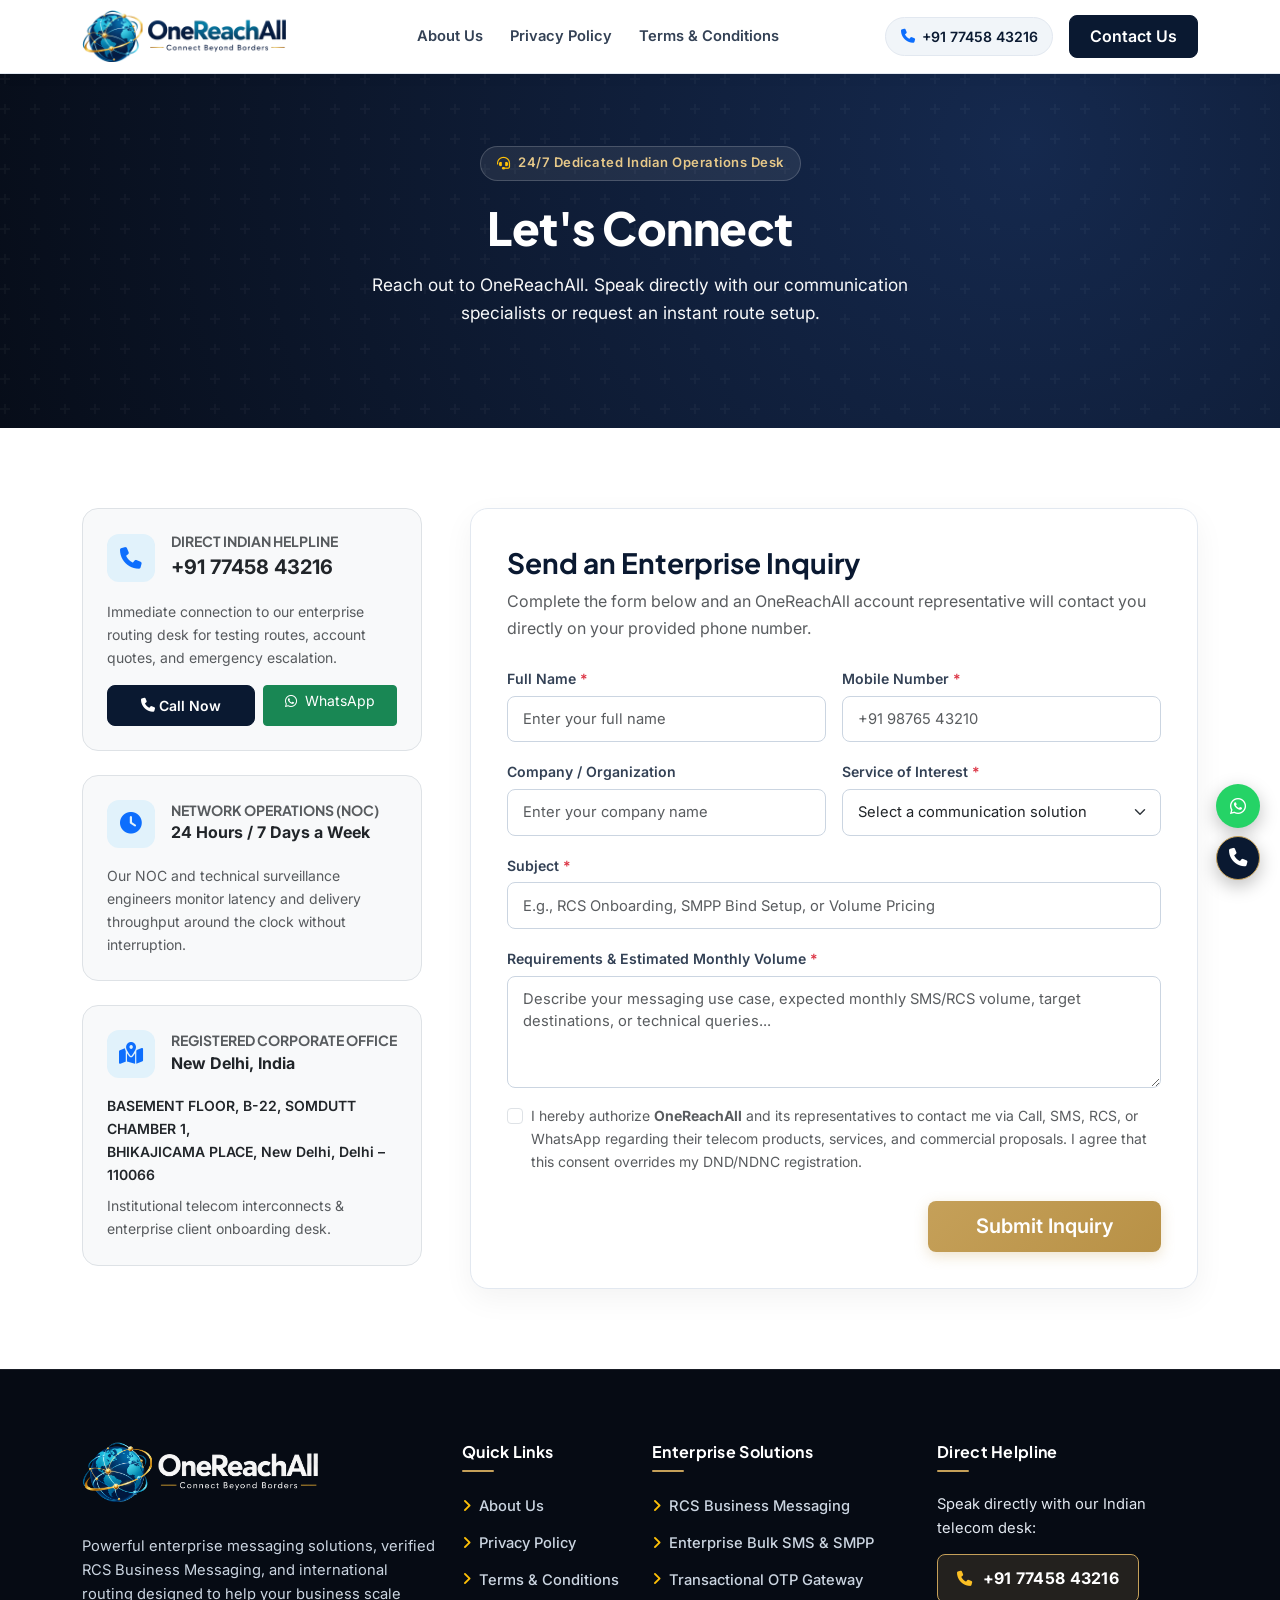
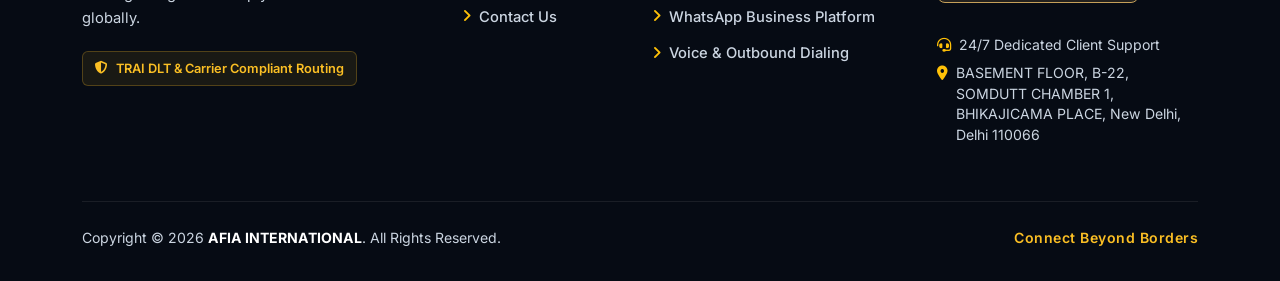
<file: contact-us.html>
<!DOCTYPE html>
<html lang="en">
<head>
  <meta charset="UTF-8">
  <meta name="viewport" content="width=device-width, initial-scale=1.0">
  <title>Contact Us | OneReachAll</title>
  <meta name="description" content="Get in touch with OneReachAll. Call our Indian operations desk or submit your enterprise messaging inquiry for immediate onboarding. Connect Beyond Borders.">
  
  <link rel="icon" type="image/jpeg" href="assets/images/logo.jpg">
  <link rel="preconnect" href="https://fonts.googleapis.com">
  <link rel="preconnect" href="https://fonts.gstatic.com" crossorigin>
  <link href="https://fonts.googleapis.com/css2?family=Plus+Jakarta+Sans:wght@400;500;600;700;800&family=Inter:wght@400;500;600;700&display=swap" rel="stylesheet">
  <link rel="stylesheet" href="https://cdnjs.cloudflare.com/ajax/libs/font-awesome/6.4.2/css/all.min.css">
  <link href="https://cdn.jsdelivr.net/npm/bootstrap@5.3.2/dist/css/bootstrap.min.css" rel="stylesheet">
  <link rel="stylesheet" href="assets/css/style.css">
</head>
<body>

  <!-- Top Navbar -->
  <nav class="navbar navbar-expand-lg navbar-custom">
    <div class="container">
      <a class="navbar-brand" href="/">
        <img src="assets/images/logo-horizontal.png" alt="OneReachAll Logo">
      </a>
      
      <button class="navbar-toggler" type="button" data-bs-toggle="collapse" data-bs-target="#afiaNav" aria-controls="afiaNav" aria-expanded="false" aria-label="Toggle navigation">
        <span class="navbar-toggler-icon"></span>
      </button>

      <div class="collapse navbar-collapse" id="afiaNav">
        <ul class="navbar-nav mx-auto mb-2 mb-lg-0">
          <li class="nav-item"><a class="nav-link" href="about-us">About Us</a></li>
          <li class="nav-item"><a class="nav-link" href="privacy-policy">Privacy Policy</a></li>
          <li class="nav-item"><a class="nav-link" href="terms-conditions">Terms &amp; Conditions</a></li>
        </ul>

        <div class="d-flex align-items-center gap-3">
          <a href="tel:+917745843216" class="btn-phone">
            <i class="fa fa-phone text-primary"></i>
            <span>+91 77458 43216</span>
          </a>
          <a href="contact-us" class="btn btn-navy">Contact Us</a>
        </div>
      </div>
    </div>
  </nav>

  <!-- Page Header -->
  <section class="hero-section text-center py-5">
    <div class="container py-4">
      <span class="hero-badge">
        <i class="fa fa-headset text-warning"></i> 24/7 Dedicated Indian Operations Desk
      </span>
      <h1 class="hero-title text-white mb-3">Let's Connect</h1>
      <p class="hero-desc mx-auto text-light">
        Reach out to OneReachAll. Speak directly with our communication specialists or request an instant route setup.
      </p>
    </div>
  </section>

  <!-- Contact Section -->
  <section class="section-padding bg-white">
    <div class="container">
      <div class="row g-5">
        <!-- Contact Info Cards -->
        <div class="col-lg-4">
          <div class="p-4 rounded-4 bg-light border mb-4">
            <div class="d-flex align-items-center gap-3 mb-3">
              <div class="feature-icon-wrap mb-0">
                <i class="fa fa-phone text-primary"></i>
              </div>
              <div>
                <h6 class="text-muted text-uppercase mb-0 small">Direct Indian Helpline</h6>
                <a href="tel:+917745843216" class="fw-bold fs-5 text-dark text-decoration-none">+91 77458 43216</a>
              </div>
            </div>
            <p class="small text-muted mb-3">
              Immediate connection to our enterprise routing desk for testing routes, account quotes, and emergency escalation.
            </p>
            <div class="d-flex gap-2">
              <a href="tel:+917745843216" class="btn btn-navy btn-sm flex-grow-1">
                <i class="fa fa-phone me-1"></i> Call Now
              </a>
              <a href="https://wa.me/917745843216" target="_blank" class="btn btn-success btn-sm flex-grow-1">
                <i class="fa-brands fa-whatsapp me-1"></i> WhatsApp
              </a>
            </div>
          </div>

          <div class="p-4 rounded-4 bg-light border mb-4">
            <div class="d-flex align-items-center gap-3 mb-3">
              <div class="feature-icon-wrap mb-0">
                <i class="fa fa-clock text-primary"></i>
              </div>
              <div>
                <h6 class="text-muted text-uppercase mb-0 small">Network Operations (NOC)</h6>
                <span class="fw-bold fs-6 text-dark">24 Hours / 7 Days a Week</span>
              </div>
            </div>
            <p class="small text-muted mb-0">
              Our NOC and technical surveillance engineers monitor latency and delivery throughput around the clock without interruption.
            </p>
          </div>

          <div class="p-4 rounded-4 bg-light border">
            <div class="d-flex align-items-center gap-3 mb-3">
              <div class="feature-icon-wrap mb-0">
                <i class="fa fa-map-location-dot text-primary"></i>
              </div>
              <div>
                <h6 class="text-muted text-uppercase mb-0 small">Registered Corporate Office</h6>
                <span class="fw-bold fs-6 text-dark">New Delhi, India</span>
              </div>
            </div>
            <p class="small text-dark fw-semibold mb-2">
              BASEMENT FLOOR, B-22, SOMDUTT CHAMBER 1,<br>
              BHIKAJICAMA PLACE, New Delhi, Delhi &ndash; 110066
            </p>
            <p class="small text-muted mb-0">
              Institutional telecom interconnects &amp; enterprise client onboarding desk.
            </p>
          </div>
        </div>

        <!-- Contact Form -->
        <div class="col-lg-8">
          <div class="contact-card">
            <h3 class="fw-bold mb-2">Send an Enterprise Inquiry</h3>
            <p class="text-muted mb-4">Complete the form below and an OneReachAll account representative will contact you directly on your provided phone number.</p>

            <div id="formSuccessAlert" class="alert alert-success d-none mb-4" role="alert">
              <i class="fa fa-check-circle me-2"></i>
              <strong>Inquiry Received!</strong> Thank you for contacting OneReachAll. Our enterprise desk will call your mobile number shortly.
            </div>

            <form id="afiaContactForm">
              <div class="row g-3">
                <div class="col-md-6">
                  <label class="form-label">Full Name <span class="text-danger">*</span></label>
                  <input type="text" class="form-control" name="name" required placeholder="Enter your full name">
                </div>

                <div class="col-md-6">
                  <label class="form-label">Mobile Number <span class="text-danger">*</span></label>
                  <input type="tel" class="form-control" name="phone" required placeholder="+91 98765 43210">
                </div>

                <div class="col-md-6">
                  <label class="form-label">Company / Organization</label>
                  <input type="text" class="form-control" name="company" placeholder="Enter your company name">
                </div>

                <div class="col-md-6">
                  <label class="form-label">Service of Interest <span class="text-danger">*</span></label>
                  <select class="form-select" name="service" required>
                    <option value="" disabled selected>Select a communication solution</option>
                    <option value="rcs">RCS Business Messaging (Verified RBM)</option>
                    <option value="sms-smpp">Enterprise Bulk SMS &amp; SMPP Gateway</option>
                    <option value="otp">Transactional &amp; High-Priority OTP</option>
                    <option value="whatsapp">WhatsApp Business Platform API</option>
                    <option value="voice">Voice Broadcasting &amp; IVR Solutions</option>
                    <option value="wholesale">International Wholesale Carrier Route</option>
                  </select>
                </div>

                <div class="col-12">
                  <label class="form-label">Subject <span class="text-danger">*</span></label>
                  <input type="text" class="form-control" name="subject" required placeholder="E.g., RCS Onboarding, SMPP Bind Setup, or Volume Pricing">
                </div>

                <div class="col-12">
                  <label class="form-label">Requirements &amp; Estimated Monthly Volume <span class="text-danger">*</span></label>
                  <textarea class="form-control" name="description" rows="4" required placeholder="Describe your messaging use case, expected monthly SMS/RCS volume, target destinations, or technical queries..."></textarea>
                </div>

                <div class="col-12">
                  <div class="form-check">
                    <input class="form-check-input" type="checkbox" id="dndConsent" required>
                    <label class="form-check-label small text-muted" for="dndConsent">
                      I hereby authorize <strong>OneReachAll</strong> and its representatives to contact me via Call, SMS, RCS, or WhatsApp regarding their telecom products, services, and commercial proposals. I agree that this consent overrides my DND/NDNC registration.
                    </label>
                  </div>
                </div>

                <div class="col-12 text-end mt-4">
                  <button type="submit" class="btn btn-gold btn-lg px-5">Submit Inquiry</button>
                </div>
              </div>
            </form>
          </div>
        </div>
      </div>
    </div>
  </section>

  <!-- Footer -->
  <footer class="footer-main">
    <div class="container">
      <div class="row g-4">
        <div class="col-lg-4 col-md-6">
          <a href="/" class="d-inline-block mb-3">
            <img src="assets/images/logo-horizontal-white.png" alt="OneReachAll Logo" class="footer-brand-logo">
          </a>
          <p class="footer-desc">
            Powerful enterprise messaging solutions, verified RCS Business Messaging, and international routing designed to help your business scale globally.
          </p>
          <div class="footer-trust-badge">
            <i class="fa fa-shield-halved me-2"></i> TRAI DLT &amp; Carrier Compliant Routing
          </div>
        </div>

        <div class="col-lg-2 col-md-6">
          <h5 class="footer-links-title">Quick Links</h5>
          <ul class="footer-nav">
            <li><a href="about-us"><i class="fa fa-angle-right me-2 text-warning"></i>About Us</a></li>
            <li><a href="privacy-policy"><i class="fa fa-angle-right me-2 text-warning"></i>Privacy Policy</a></li>
            <li><a href="terms-conditions"><i class="fa fa-angle-right me-2 text-warning"></i>Terms &amp; Conditions</a></li>
            <li><a href="contact-us"><i class="fa fa-angle-right me-2 text-warning"></i>Contact Us</a></li>
          </ul>
        </div>

        <div class="col-lg-3 col-md-6">
          <h5 class="footer-links-title">Enterprise Solutions</h5>
          <ul class="footer-nav">
            <li><a href="/#rcs-solutions"><i class="fa fa-angle-right me-2 text-warning"></i>RCS Business Messaging</a></li>
            <li><a href="/#services"><i class="fa fa-angle-right me-2 text-warning"></i>Enterprise Bulk SMS &amp; SMPP</a></li>
            <li><a href="/#services"><i class="fa fa-angle-right me-2 text-warning"></i>Transactional OTP Gateway</a></li>
            <li><a href="/#services"><i class="fa fa-angle-right me-2 text-warning"></i>WhatsApp Business Platform</a></li>
            <li><a href="/#services"><i class="fa fa-angle-right me-2 text-warning"></i>Voice &amp; Outbound Dialing</a></li>
          </ul>
        </div>

        <div class="col-lg-3 col-md-6">
          <h5 class="footer-links-title">Direct Helpline</h5>
          <p class="footer-help-text">Speak directly with our Indian telecom desk:</p>
          <a href="tel:+917745843216" class="btn-footer-phone mb-3">
            <i class="fa fa-phone"></i>
            <span>+91 77458 43216</span>
          </a>
          <div class="footer-support-info">
            <div class="footer-info-item"><i class="fa fa-headset text-warning me-2"></i> 24/7 Dedicated Client Support</div>
            <div class="footer-info-item"><i class="fa fa-location-dot text-warning me-2"></i> BASEMENT FLOOR, B-22, SOMDUTT CHAMBER 1, BHIKAJICAMA PLACE, New Delhi, Delhi 110066</div>
          </div>
        </div>
      </div>

      <div class="footer-bottom d-flex flex-wrap justify-content-between align-items-center">
        <div>Copyright &copy; 2026 <strong>AFIA INTERNATIONAL</strong>. All Rights Reserved.</div>
        <div class="footer-tagline">Connect Beyond Borders</div>
      </div>
    </div>
  </footer>

  <!-- Floating Quick Connect Action Buttons -->
  <div class="floating-contact-btn">
    <a href="https://wa.me/917745843216" target="_blank" class="float-wa-btn" title="Chat on WhatsApp">
      <i class="fa-brands fa-whatsapp"></i>
    </a>
    <a href="tel:+917745843216" class="float-call-btn" title="Call Helpline">
      <i class="fa fa-phone"></i>
    </a>
  </div>

  <script src="https://cdn.jsdelivr.net/npm/bootstrap@5.3.2/dist/js/bootstrap.bundle.min.js"></script>
  <script src="assets/js/main.js"></script>
</body>
</html>
</file>
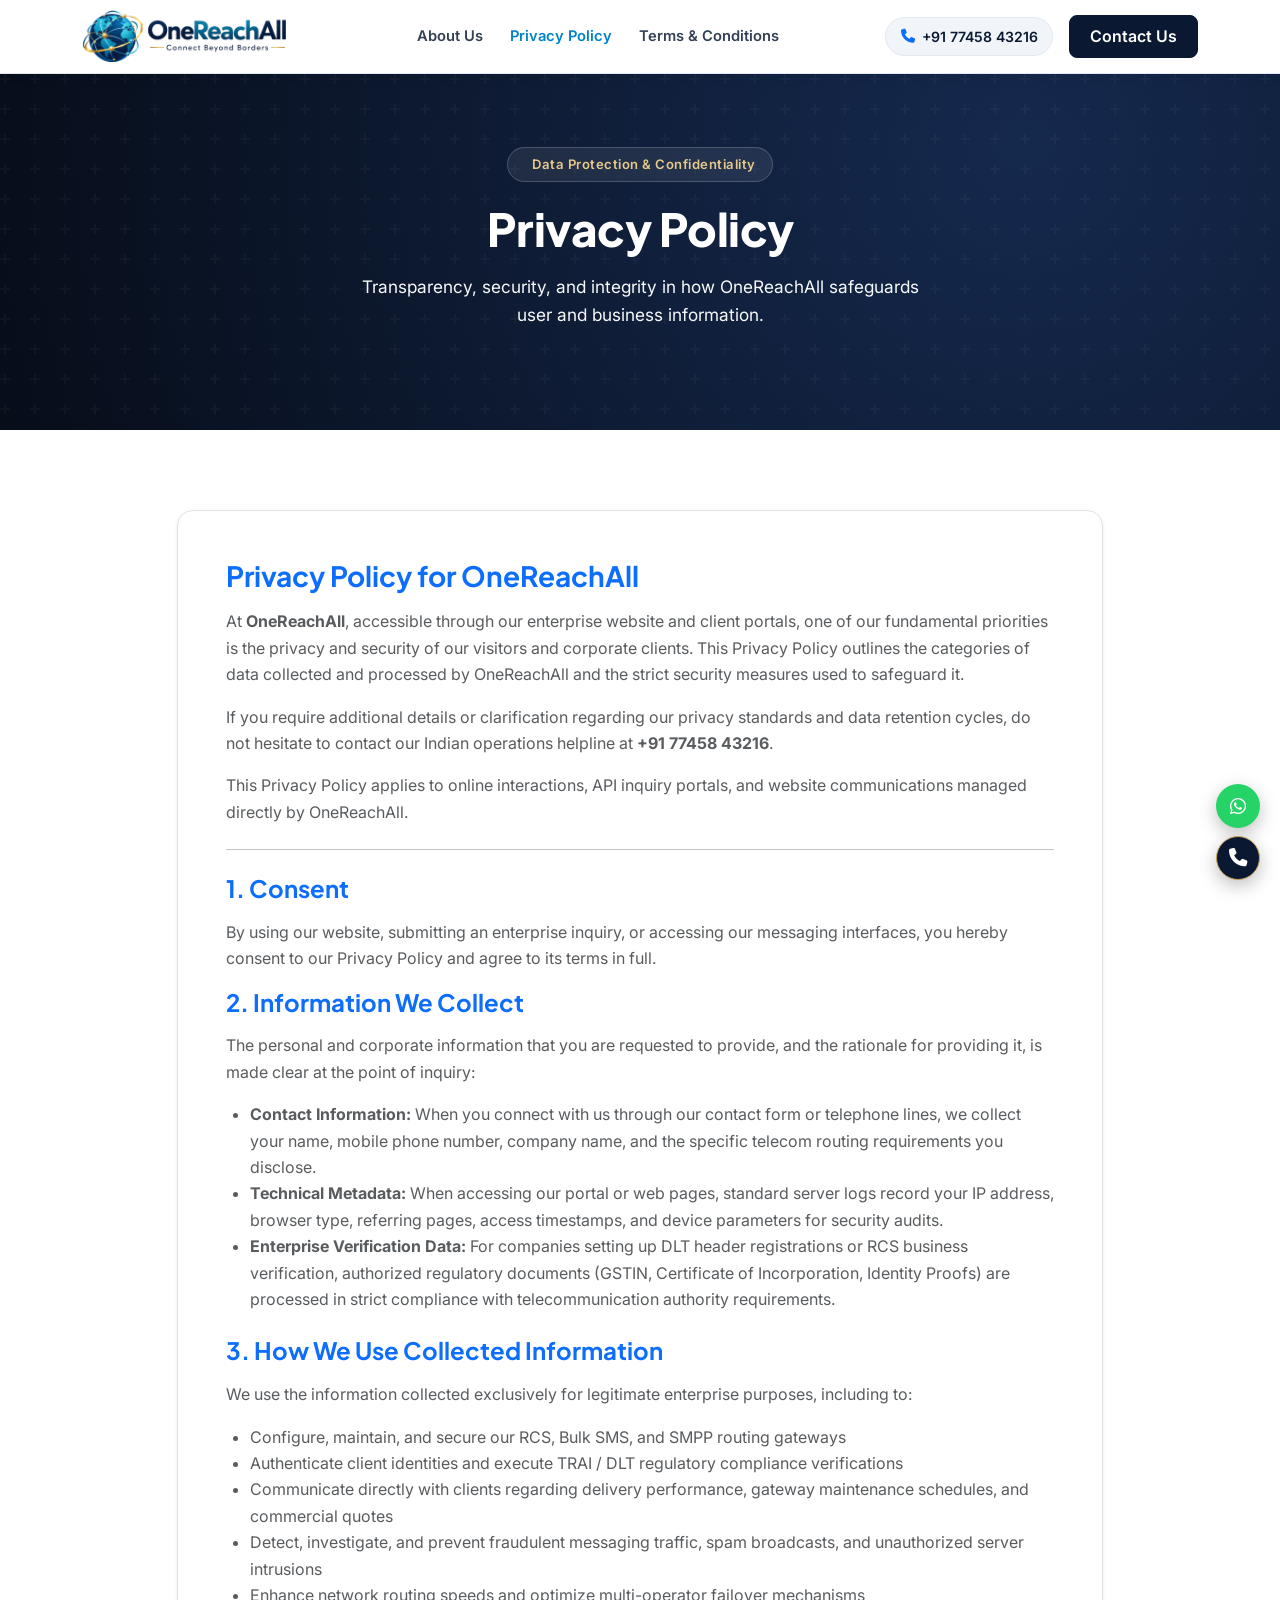
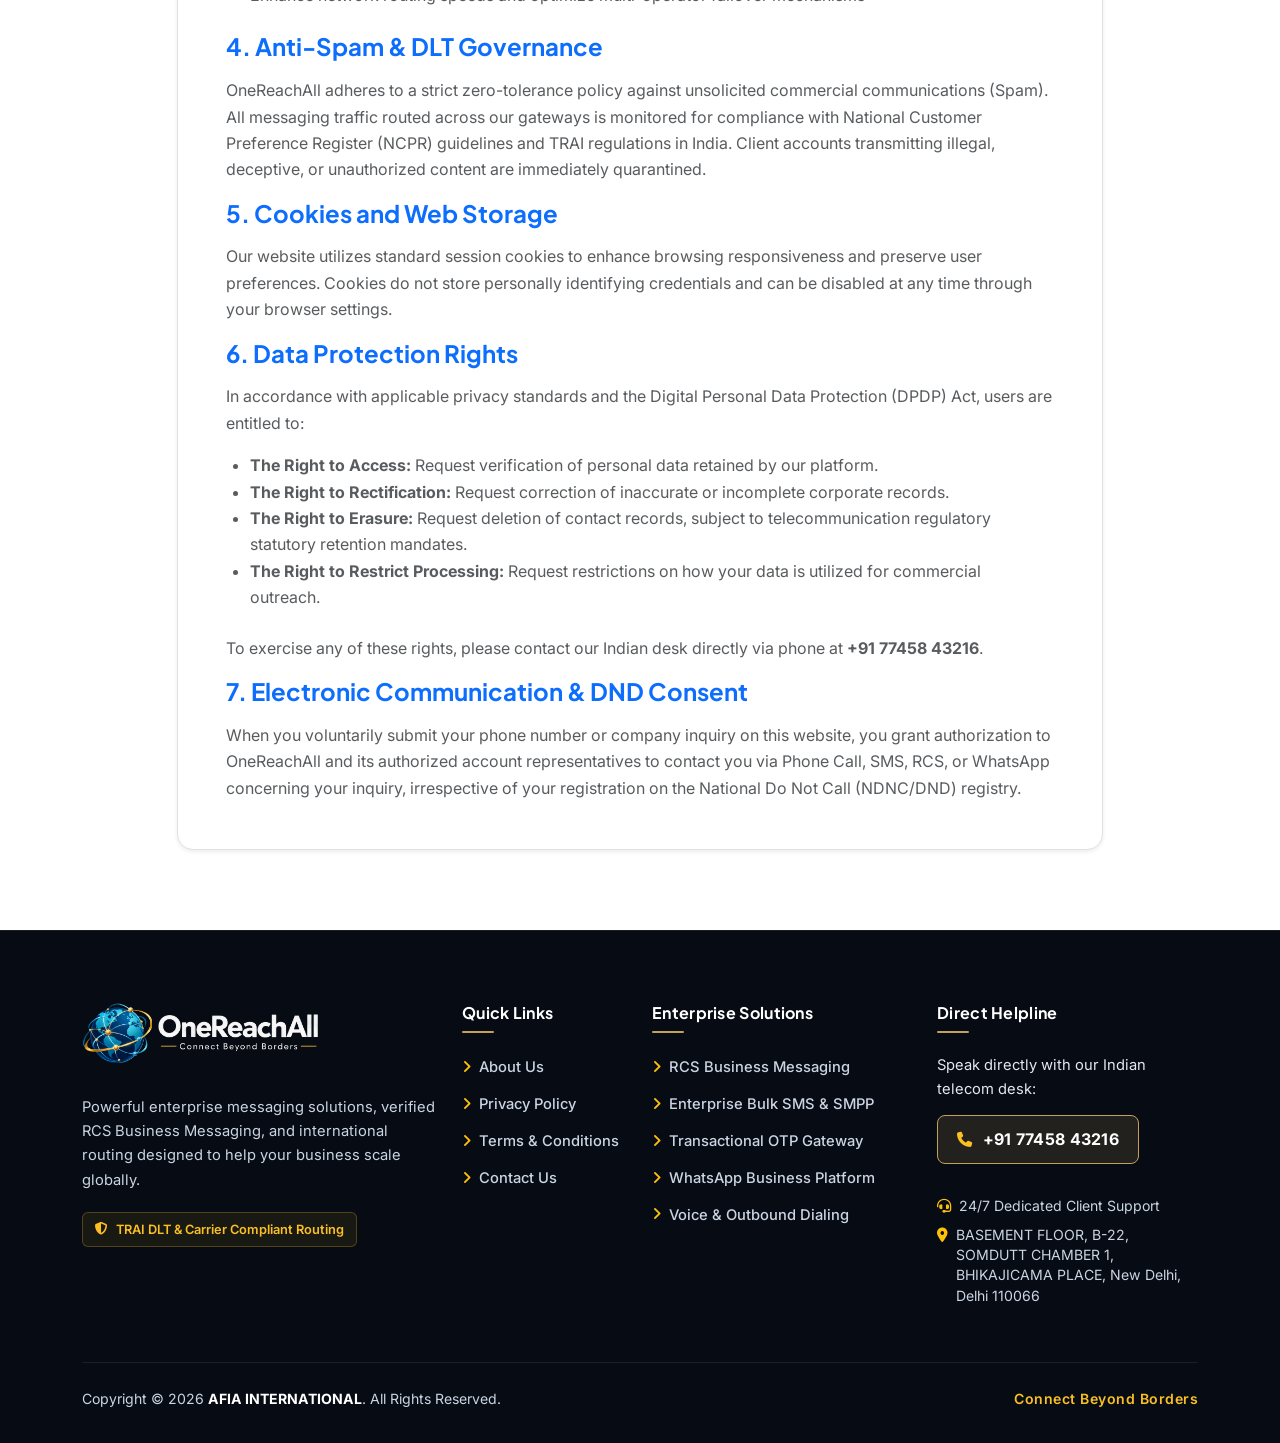
<file: privacy-policy.html>
<!DOCTYPE html>
<html lang="en">
<head>
  <meta charset="UTF-8">
  <meta name="viewport" content="width=device-width, initial-scale=1.0">
  <title>Privacy Policy | OneReachAll</title>
  <meta name="description" content="Privacy Policy for OneReachAll. Learn how we handle, process, and safeguard your data in compliance with telecom standards and data protection laws. Connect Beyond Borders.">
  
  <link rel="icon" type="image/jpeg" href="assets/images/logo.jpg">
  <link rel="preconnect" href="https://fonts.googleapis.com">
  <link rel="preconnect" href="https://fonts.gstatic.com" crossorigin>
  <link href="https://fonts.googleapis.com/css2?family=Plus+Jakarta+Sans:wght@400;500;600;700;800&family=Inter:wght@400;500;600;700&display=swap" rel="stylesheet">
  <link rel="stylesheet" href="https://cdnjs.cloudflare.com/ajax/libs/font-awesome/6.4.2/css/all.min.css">
  <link href="https://cdn.jsdelivr.net/npm/bootstrap@5.3.2/dist/css/bootstrap.min.css" rel="stylesheet">
  <link rel="stylesheet" href="assets/css/style.css">
</head>
<body>

  <!-- Top Navbar -->
  <nav class="navbar navbar-expand-lg navbar-custom">
    <div class="container">
      <a class="navbar-brand" href="/">
        <img src="assets/images/logo-horizontal.png" alt="OneReachAll Logo">
      </a>
      
      <button class="navbar-toggler" type="button" data-bs-toggle="collapse" data-bs-target="#afiaNav" aria-controls="afiaNav" aria-expanded="false" aria-label="Toggle navigation">
        <span class="navbar-toggler-icon"></span>
      </button>

      <div class="collapse navbar-collapse" id="afiaNav">
        <ul class="navbar-nav mx-auto mb-2 mb-lg-0">
          <li class="nav-item"><a class="nav-link" href="about-us">About Us</a></li>
          <li class="nav-item"><a class="nav-link active" href="privacy-policy">Privacy Policy</a></li>
          <li class="nav-item"><a class="nav-link" href="terms-conditions">Terms &amp; Conditions</a></li>
        </ul>

        <div class="d-flex align-items-center gap-3">
          <a href="tel:+917745843216" class="btn-phone">
            <i class="fa fa-phone text-primary"></i>
            <span>+91 77458 43216</span>
          </a>
          <a href="contact-us" class="btn btn-navy">Contact Us</a>
        </div>
      </div>
    </div>
  </nav>

  <!-- Page Header -->
  <section class="hero-section text-center py-5">
    <div class="container py-4">
      <span class="hero-badge">
        <i class="fa fa-shield-check text-warning"></i> Data Protection &amp; Confidentiality
      </span>
      <h1 class="hero-title text-white mb-3">Privacy Policy</h1>
      <p class="hero-desc mx-auto text-light">
        Transparency, security, and integrity in how OneReachAll safeguards user and business information.
      </p>
    </div>
  </section>

  <!-- Policy Content Section -->
  <section class="section-padding bg-white">
    <div class="container">
      <div class="row justify-content-center">
        <div class="col-lg-10">
          <div class="p-4 p-md-5 bg-white border rounded-4 shadow-sm">
            <h2 class="h3 fw-bold mb-3 text-primary">Privacy Policy for OneReachAll</h2>
            <p class="text-muted">
              At <strong>OneReachAll</strong>, accessible through our enterprise website and client portals, one of our fundamental priorities is the privacy and security of our visitors and corporate clients. This Privacy Policy outlines the categories of data collected and processed by OneReachAll and the strict security measures used to safeguard it.
            </p>
            <p class="text-muted">
              If you require additional details or clarification regarding our privacy standards and data retention cycles, do not hesitate to contact our Indian operations helpline at <strong>+91 77458 43216</strong>.
            </p>
            <p class="text-muted">
              This Privacy Policy applies to online interactions, API inquiry portals, and website communications managed directly by OneReachAll.
            </p>

            <hr class="my-4">

            <h3 class="h4 fw-bold mb-3 text-primary">1. Consent</h3>
            <p class="text-muted">
              By using our website, submitting an enterprise inquiry, or accessing our messaging interfaces, you hereby consent to our Privacy Policy and agree to its terms in full.
            </p>

            <h3 class="h4 fw-bold mb-3 text-primary">2. Information We Collect</h3>
            <p class="text-muted">
              The personal and corporate information that you are requested to provide, and the rationale for providing it, is made clear at the point of inquiry:
            </p>
            <ul class="text-muted ps-4 mb-4">
              <li><strong>Contact Information:</strong> When you connect with us through our contact form or telephone lines, we collect your name, mobile phone number, company name, and the specific telecom routing requirements you disclose.</li>
              <li><strong>Technical Metadata:</strong> When accessing our portal or web pages, standard server logs record your IP address, browser type, referring pages, access timestamps, and device parameters for security audits.</li>
              <li><strong>Enterprise Verification Data:</strong> For companies setting up DLT header registrations or RCS business verification, authorized regulatory documents (GSTIN, Certificate of Incorporation, Identity Proofs) are processed in strict compliance with telecommunication authority requirements.</li>
            </ul>

            <h3 class="h4 fw-bold mb-3 text-primary">3. How We Use Collected Information</h3>
            <p class="text-muted">We use the information collected exclusively for legitimate enterprise purposes, including to:</p>
            <ul class="text-muted ps-4 mb-4">
              <li>Configure, maintain, and secure our RCS, Bulk SMS, and SMPP routing gateways</li>
              <li>Authenticate client identities and execute TRAI / DLT regulatory compliance verifications</li>
              <li>Communicate directly with clients regarding delivery performance, gateway maintenance schedules, and commercial quotes</li>
              <li>Detect, investigate, and prevent fraudulent messaging traffic, spam broadcasts, and unauthorized server intrusions</li>
              <li>Enhance network routing speeds and optimize multi-operator failover mechanisms</li>
            </ul>

            <h3 class="h4 fw-bold mb-3 text-primary">4. Anti-Spam &amp; DLT Governance</h3>
            <p class="text-muted">
              OneReachAll adheres to a strict zero-tolerance policy against unsolicited commercial communications (Spam). All messaging traffic routed across our gateways is monitored for compliance with National Customer Preference Register (NCPR) guidelines and TRAI regulations in India. Client accounts transmitting illegal, deceptive, or unauthorized content are immediately quarantined.
            </p>

            <h3 class="h4 fw-bold mb-3 text-primary">5. Cookies and Web Storage</h3>
            <p class="text-muted">
              Our website utilizes standard session cookies to enhance browsing responsiveness and preserve user preferences. Cookies do not store personally identifying credentials and can be disabled at any time through your browser settings.
            </p>

            <h3 class="h4 fw-bold mb-3 text-primary">6. Data Protection Rights</h3>
            <p class="text-muted">
              In accordance with applicable privacy standards and the Digital Personal Data Protection (DPDP) Act, users are entitled to:
            </p>
            <ul class="text-muted ps-4 mb-4">
              <li><strong>The Right to Access:</strong> Request verification of personal data retained by our platform.</li>
              <li><strong>The Right to Rectification:</strong> Request correction of inaccurate or incomplete corporate records.</li>
              <li><strong>The Right to Erasure:</strong> Request deletion of contact records, subject to telecommunication regulatory statutory retention mandates.</li>
              <li><strong>The Right to Restrict Processing:</strong> Request restrictions on how your data is utilized for commercial outreach.</li>
            </ul>
            <p class="text-muted">
              To exercise any of these rights, please contact our Indian desk directly via phone at <strong>+91 77458 43216</strong>.
            </p>

            <h3 class="h4 fw-bold mb-3 text-primary">7. Electronic Communication &amp; DND Consent</h3>
            <p class="text-muted mb-0">
              When you voluntarily submit your phone number or company inquiry on this website, you grant authorization to OneReachAll and its authorized account representatives to contact you via Phone Call, SMS, RCS, or WhatsApp concerning your inquiry, irrespective of your registration on the National Do Not Call (NDNC/DND) registry.
            </p>
          </div>
        </div>
      </div>
    </div>
  </section>

  <!-- Footer -->
  <footer class="footer-main">
    <div class="container">
      <div class="row g-4">
        <div class="col-lg-4 col-md-6">
          <a href="/" class="d-inline-block mb-3">
            <img src="assets/images/logo-horizontal-white.png" alt="OneReachAll Logo" class="footer-brand-logo">
          </a>
          <p class="footer-desc">
            Powerful enterprise messaging solutions, verified RCS Business Messaging, and international routing designed to help your business scale globally.
          </p>
          <div class="footer-trust-badge">
            <i class="fa fa-shield-halved me-2"></i> TRAI DLT &amp; Carrier Compliant Routing
          </div>
        </div>

        <div class="col-lg-2 col-md-6">
          <h5 class="footer-links-title">Quick Links</h5>
          <ul class="footer-nav">
            <li><a href="about-us"><i class="fa fa-angle-right me-2 text-warning"></i>About Us</a></li>
            <li><a href="privacy-policy"><i class="fa fa-angle-right me-2 text-warning"></i>Privacy Policy</a></li>
            <li><a href="terms-conditions"><i class="fa fa-angle-right me-2 text-warning"></i>Terms &amp; Conditions</a></li>
            <li><a href="contact-us"><i class="fa fa-angle-right me-2 text-warning"></i>Contact Us</a></li>
          </ul>
        </div>

        <div class="col-lg-3 col-md-6">
          <h5 class="footer-links-title">Enterprise Solutions</h5>
          <ul class="footer-nav">
            <li><a href="/#rcs-solutions"><i class="fa fa-angle-right me-2 text-warning"></i>RCS Business Messaging</a></li>
            <li><a href="/#services"><i class="fa fa-angle-right me-2 text-warning"></i>Enterprise Bulk SMS &amp; SMPP</a></li>
            <li><a href="/#services"><i class="fa fa-angle-right me-2 text-warning"></i>Transactional OTP Gateway</a></li>
            <li><a href="/#services"><i class="fa fa-angle-right me-2 text-warning"></i>WhatsApp Business Platform</a></li>
            <li><a href="/#services"><i class="fa fa-angle-right me-2 text-warning"></i>Voice &amp; Outbound Dialing</a></li>
          </ul>
        </div>

        <div class="col-lg-3 col-md-6">
          <h5 class="footer-links-title">Direct Helpline</h5>
          <p class="footer-help-text">Speak directly with our Indian telecom desk:</p>
          <a href="tel:+917745843216" class="btn-footer-phone mb-3">
            <i class="fa fa-phone"></i>
            <span>+91 77458 43216</span>
          </a>
          <div class="footer-support-info">
            <div class="footer-info-item"><i class="fa fa-headset text-warning me-2"></i> 24/7 Dedicated Client Support</div>
            <div class="footer-info-item"><i class="fa fa-location-dot text-warning me-2"></i> BASEMENT FLOOR, B-22, SOMDUTT CHAMBER 1, BHIKAJICAMA PLACE, New Delhi, Delhi 110066</div>
          </div>
        </div>
      </div>

      <div class="footer-bottom d-flex flex-wrap justify-content-between align-items-center">
        <div>Copyright &copy; 2026 <strong>AFIA INTERNATIONAL</strong>. All Rights Reserved.</div>
        <div class="footer-tagline">Connect Beyond Borders</div>
      </div>
    </div>
  </footer>

  <!-- Floating Quick Connect Action Buttons -->
  <div class="floating-contact-btn">
    <a href="https://wa.me/917745843216" target="_blank" class="float-wa-btn" title="Chat on WhatsApp">
      <i class="fa-brands fa-whatsapp"></i>
    </a>
    <a href="tel:+917745843216" class="float-call-btn" title="Call Helpline">
      <i class="fa fa-phone"></i>
    </a>
  </div>

  <script src="https://cdn.jsdelivr.net/npm/bootstrap@5.3.2/dist/js/bootstrap.bundle.min.js"></script>
  <script src="assets/js/main.js"></script>
</body>
</html>
</file>
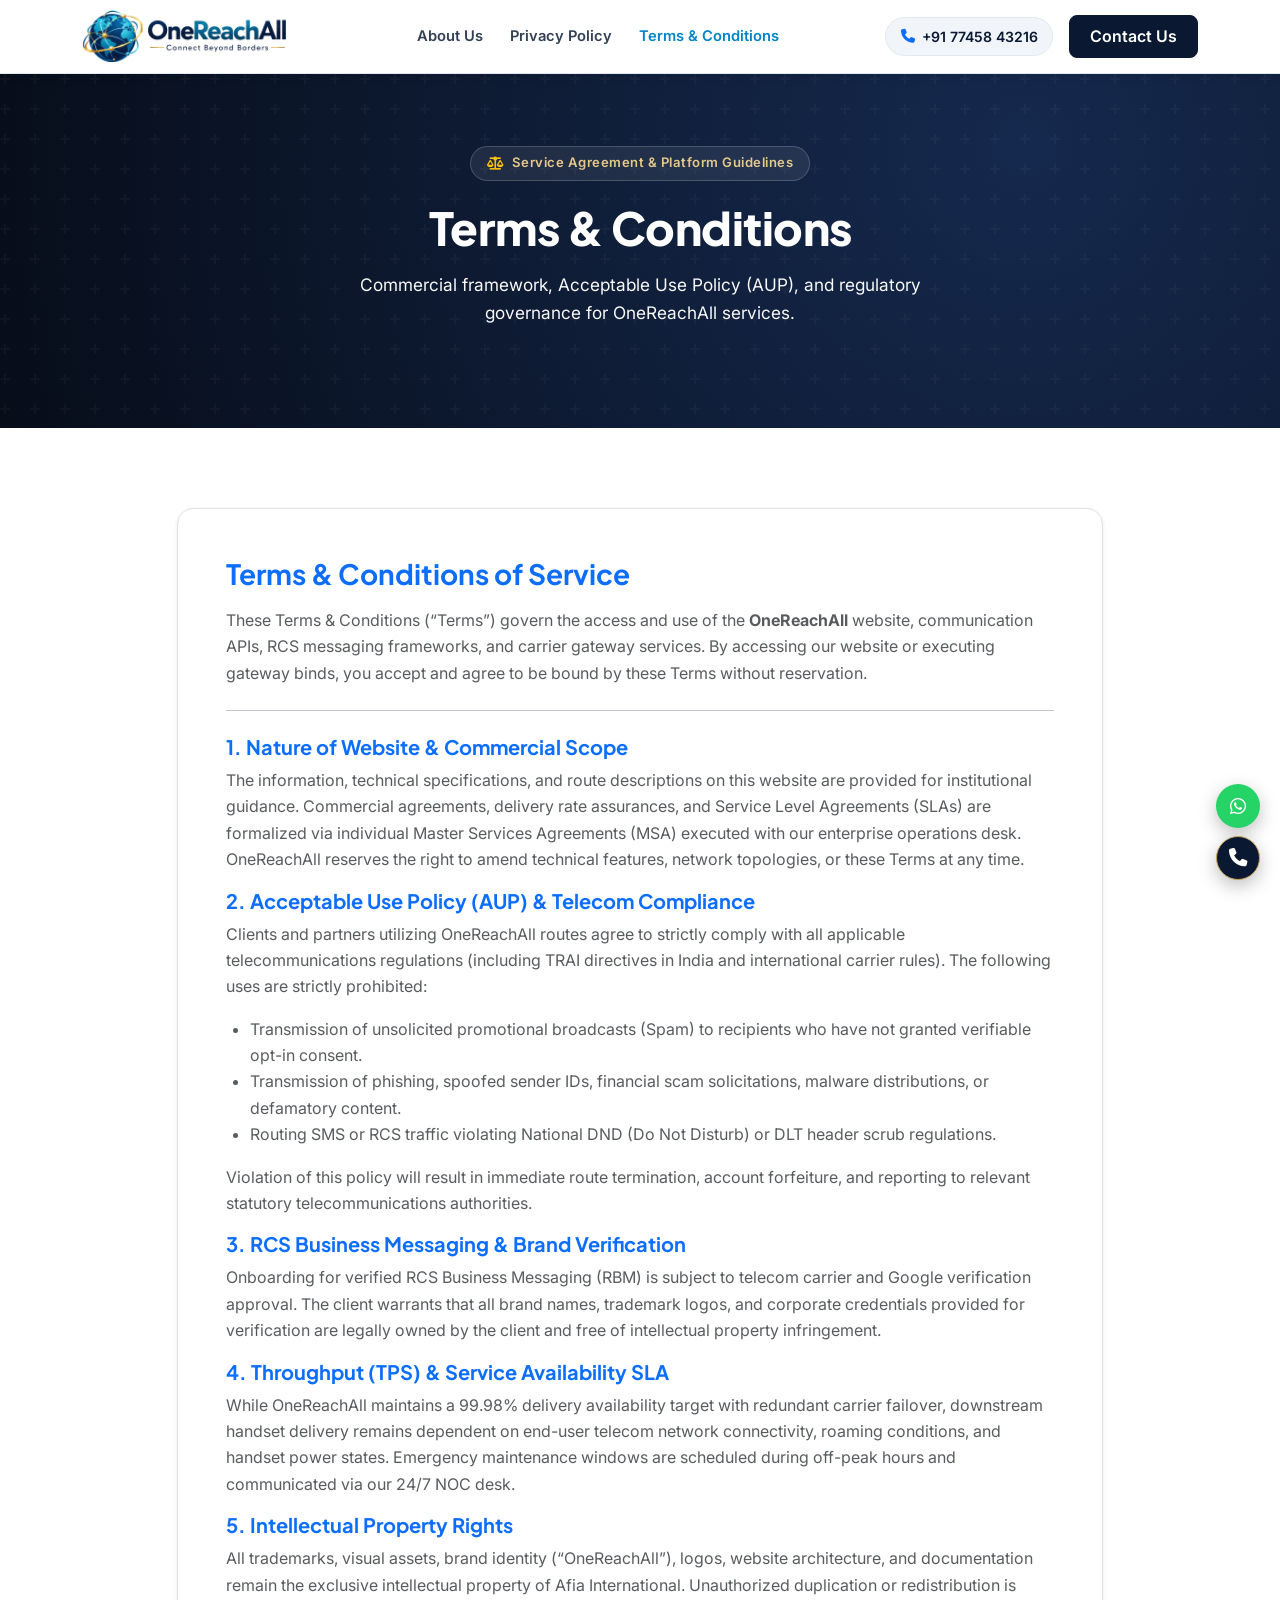
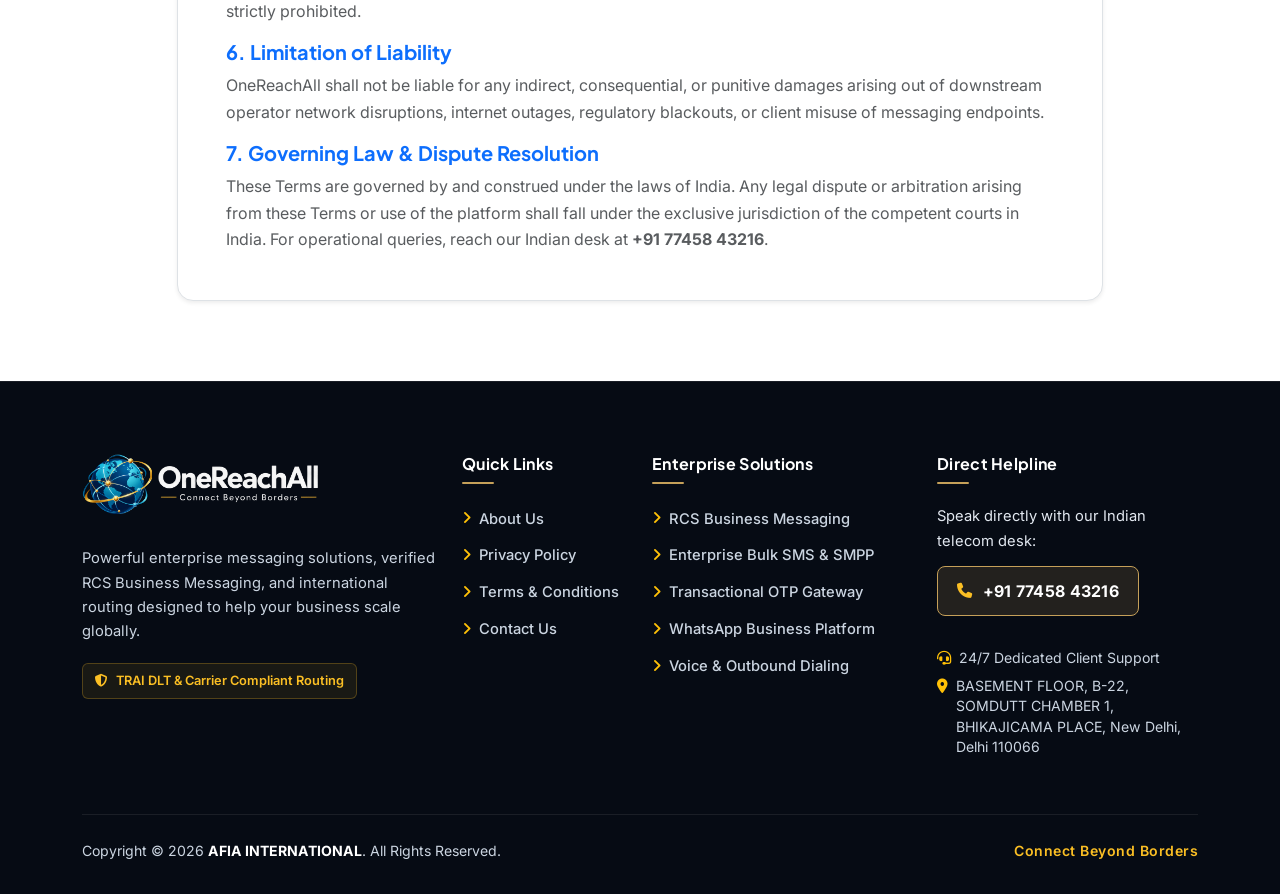
<file: terms-conditions.html>
<!DOCTYPE html>
<html lang="en">
<head>
  <meta charset="UTF-8">
  <meta name="viewport" content="width=device-width, initial-scale=1.0">
  <title>Terms &amp; Conditions | OneReachAll</title>
  <meta name="description" content="Terms & Conditions governing the use of the OneReachAll enterprise telecom platform, RCS messaging, and carrier routing services.">
  
  <link rel="icon" type="image/jpeg" href="assets/images/logo.jpg">
  <link rel="preconnect" href="https://fonts.googleapis.com">
  <link rel="preconnect" href="https://fonts.gstatic.com" crossorigin>
  <link href="https://fonts.googleapis.com/css2?family=Plus+Jakarta+Sans:wght@400;500;600;700;800&family=Inter:wght@400;500;600;700&display=swap" rel="stylesheet">
  <link rel="stylesheet" href="https://cdnjs.cloudflare.com/ajax/libs/font-awesome/6.4.2/css/all.min.css">
  <link href="https://cdn.jsdelivr.net/npm/bootstrap@5.3.2/dist/css/bootstrap.min.css" rel="stylesheet">
  <link rel="stylesheet" href="assets/css/style.css">
</head>
<body>

  <!-- Top Navbar -->
  <nav class="navbar navbar-expand-lg navbar-custom">
    <div class="container">
      <a class="navbar-brand" href="/">
        <img src="assets/images/logo-horizontal.png" alt="OneReachAll Logo">
      </a>
      
      <button class="navbar-toggler" type="button" data-bs-toggle="collapse" data-bs-target="#afiaNav" aria-controls="afiaNav" aria-expanded="false" aria-label="Toggle navigation">
        <span class="navbar-toggler-icon"></span>
      </button>

      <div class="collapse navbar-collapse" id="afiaNav">
        <ul class="navbar-nav mx-auto mb-2 mb-lg-0">
          <li class="nav-item"><a class="nav-link" href="about-us">About Us</a></li>
          <li class="nav-item"><a class="nav-link" href="privacy-policy">Privacy Policy</a></li>
          <li class="nav-item"><a class="nav-link active" href="terms-conditions">Terms &amp; Conditions</a></li>
        </ul>

        <div class="d-flex align-items-center gap-3">
          <a href="tel:+917745843216" class="btn-phone">
            <i class="fa fa-phone text-primary"></i>
            <span>+91 77458 43216</span>
          </a>
          <a href="contact-us" class="btn btn-navy">Contact Us</a>
        </div>
      </div>
    </div>
  </nav>

  <!-- Page Header -->
  <section class="hero-section text-center py-5">
    <div class="container py-4">
      <span class="hero-badge">
        <i class="fa fa-scale-balanced text-warning"></i> Service Agreement &amp; Platform Guidelines
      </span>
      <h1 class="hero-title text-white mb-3">Terms &amp; Conditions</h1>
      <p class="hero-desc mx-auto text-light">
        Commercial framework, Acceptable Use Policy (AUP), and regulatory governance for OneReachAll services.
      </p>
    </div>
  </section>

  <!-- Terms Content Section -->
  <section class="section-padding bg-white">
    <div class="container">
      <div class="row justify-content-center">
        <div class="col-lg-10">
          <div class="p-4 p-md-5 bg-white border rounded-4 shadow-sm">
            <h2 class="h3 fw-bold mb-3 text-primary">Terms &amp; Conditions of Service</h2>
            <p class="text-muted">
              These Terms &amp; Conditions (&ldquo;Terms&rdquo;) govern the access and use of the <strong>OneReachAll</strong> website, communication APIs, RCS messaging frameworks, and carrier gateway services. By accessing our website or executing gateway binds, you accept and agree to be bound by these Terms without reservation.
            </p>

            <hr class="my-4">

            <h3 class="h5 fw-bold mb-2 text-primary">1. Nature of Website &amp; Commercial Scope</h3>
            <p class="text-muted">
              The information, technical specifications, and route descriptions on this website are provided for institutional guidance. Commercial agreements, delivery rate assurances, and Service Level Agreements (SLAs) are formalized via individual Master Services Agreements (MSA) executed with our enterprise operations desk. OneReachAll reserves the right to amend technical features, network topologies, or these Terms at any time.
            </p>

            <h3 class="h5 fw-bold mb-2 text-primary">2. Acceptable Use Policy (AUP) &amp; Telecom Compliance</h3>
            <p class="text-muted">
              Clients and partners utilizing OneReachAll routes agree to strictly comply with all applicable telecommunications regulations (including TRAI directives in India and international carrier rules). The following uses are strictly prohibited:
            </p>
            <ul class="text-muted ps-4 mb-3">
              <li>Transmission of unsolicited promotional broadcasts (Spam) to recipients who have not granted verifiable opt-in consent.</li>
              <li>Transmission of phishing, spoofed sender IDs, financial scam solicitations, malware distributions, or defamatory content.</li>
              <li>Routing SMS or RCS traffic violating National DND (Do Not Disturb) or DLT header scrub regulations.</li>
            </ul>
            <p class="text-muted">
              Violation of this policy will result in immediate route termination, account forfeiture, and reporting to relevant statutory telecommunications authorities.
            </p>

            <h3 class="h5 fw-bold mb-2 text-primary">3. RCS Business Messaging &amp; Brand Verification</h3>
            <p class="text-muted">
              Onboarding for verified RCS Business Messaging (RBM) is subject to telecom carrier and Google verification approval. The client warrants that all brand names, trademark logos, and corporate credentials provided for verification are legally owned by the client and free of intellectual property infringement.
            </p>

            <h3 class="h5 fw-bold mb-2 text-primary">4. Throughput (TPS) &amp; Service Availability SLA</h3>
            <p class="text-muted">
              While OneReachAll maintains a 99.98% delivery availability target with redundant carrier failover, downstream handset delivery remains dependent on end-user telecom network connectivity, roaming conditions, and handset power states. Emergency maintenance windows are scheduled during off-peak hours and communicated via our 24/7 NOC desk.
            </p>

            <h3 class="h5 fw-bold mb-2 text-primary">5. Intellectual Property Rights</h3>
            <p class="text-muted">
              All trademarks, visual assets, brand identity (&ldquo;OneReachAll&rdquo;), logos, website architecture, and documentation remain the exclusive intellectual property of Afia International. Unauthorized duplication or redistribution is strictly prohibited.
            </p>

            <h3 class="h5 fw-bold mb-2 text-primary">6. Limitation of Liability</h3>
            <p class="text-muted">
              OneReachAll shall not be liable for any indirect, consequential, or punitive damages arising out of downstream operator network disruptions, internet outages, regulatory blackouts, or client misuse of messaging endpoints.
            </p>

            <h3 class="h5 fw-bold mb-2 text-primary">7. Governing Law &amp; Dispute Resolution</h3>
            <p class="text-muted mb-0">
              These Terms are governed by and construed under the laws of India. Any legal dispute or arbitration arising from these Terms or use of the platform shall fall under the exclusive jurisdiction of the competent courts in India. For operational queries, reach our Indian desk at <strong>+91 77458 43216</strong>.
            </p>
          </div>
        </div>
      </div>
    </div>
  </section>

  <!-- Footer -->
  <footer class="footer-main">
    <div class="container">
      <div class="row g-4">
        <div class="col-lg-4 col-md-6">
          <a href="/" class="d-inline-block mb-3">
            <img src="assets/images/logo-horizontal-white.png" alt="OneReachAll Logo" class="footer-brand-logo">
          </a>
          <p class="footer-desc">
            Powerful enterprise messaging solutions, verified RCS Business Messaging, and international routing designed to help your business scale globally.
          </p>
          <div class="footer-trust-badge">
            <i class="fa fa-shield-halved me-2"></i> TRAI DLT &amp; Carrier Compliant Routing
          </div>
        </div>

        <div class="col-lg-2 col-md-6">
          <h5 class="footer-links-title">Quick Links</h5>
          <ul class="footer-nav">
            <li><a href="about-us"><i class="fa fa-angle-right me-2 text-warning"></i>About Us</a></li>
            <li><a href="privacy-policy"><i class="fa fa-angle-right me-2 text-warning"></i>Privacy Policy</a></li>
            <li><a href="terms-conditions"><i class="fa fa-angle-right me-2 text-warning"></i>Terms &amp; Conditions</a></li>
            <li><a href="contact-us"><i class="fa fa-angle-right me-2 text-warning"></i>Contact Us</a></li>
          </ul>
        </div>

        <div class="col-lg-3 col-md-6">
          <h5 class="footer-links-title">Enterprise Solutions</h5>
          <ul class="footer-nav">
            <li><a href="/#rcs-solutions"><i class="fa fa-angle-right me-2 text-warning"></i>RCS Business Messaging</a></li>
            <li><a href="/#services"><i class="fa fa-angle-right me-2 text-warning"></i>Enterprise Bulk SMS &amp; SMPP</a></li>
            <li><a href="/#services"><i class="fa fa-angle-right me-2 text-warning"></i>Transactional OTP Gateway</a></li>
            <li><a href="/#services"><i class="fa fa-angle-right me-2 text-warning"></i>WhatsApp Business Platform</a></li>
            <li><a href="/#services"><i class="fa fa-angle-right me-2 text-warning"></i>Voice &amp; Outbound Dialing</a></li>
          </ul>
        </div>

        <div class="col-lg-3 col-md-6">
          <h5 class="footer-links-title">Direct Helpline</h5>
          <p class="footer-help-text">Speak directly with our Indian telecom desk:</p>
          <a href="tel:+917745843216" class="btn-footer-phone mb-3">
            <i class="fa fa-phone"></i>
            <span>+91 77458 43216</span>
          </a>
          <div class="footer-support-info">
            <div class="footer-info-item"><i class="fa fa-headset text-warning me-2"></i> 24/7 Dedicated Client Support</div>
            <div class="footer-info-item"><i class="fa fa-location-dot text-warning me-2"></i> BASEMENT FLOOR, B-22, SOMDUTT CHAMBER 1, BHIKAJICAMA PLACE, New Delhi, Delhi 110066</div>
          </div>
        </div>
      </div>

      <div class="footer-bottom d-flex flex-wrap justify-content-between align-items-center">
        <div>Copyright &copy; 2026 <strong>AFIA INTERNATIONAL</strong>. All Rights Reserved.</div>
        <div class="footer-tagline">Connect Beyond Borders</div>
      </div>
    </div>
  </footer>

  <!-- Floating Quick Connect Action Buttons -->
  <div class="floating-contact-btn">
    <a href="https://wa.me/917745843216" target="_blank" class="float-wa-btn" title="Chat on WhatsApp">
      <i class="fa-brands fa-whatsapp"></i>
    </a>
    <a href="tel:+917745843216" class="float-call-btn" title="Call Helpline">
      <i class="fa fa-phone"></i>
    </a>
  </div>

  <script src="https://cdn.jsdelivr.net/npm/bootstrap@5.3.2/dist/js/bootstrap.bundle.min.js"></script>
  <script src="assets/js/main.js"></script>
</body>
</html>
</file>
<file: assets/css/style.css>
:root {
  --primary: #0a1931;
  --primary-light: #15294e;
  --primary-dark: #060e1d;
  --secondary: #0284c7;
  --secondary-dark: #0369a1;
  --accent-gold: #c5a059;
  --accent-gold-light: #e6c889;
  --accent-gold-dark: #9e7a32;
  --dark: #070d19;
  --light-bg: #f8fafc;
  --card-bg: #ffffff;
  --text-main: #0f172a;
  --text-muted: #64748b;
  --border-color: #e2e8f0;
  --rcs-blue: #1a73e8;
  --rcs-green: #10b981;
  --font-heading: 'Plus Jakarta Sans', system-ui, -apple-system, sans-serif;
  --font-body: 'Inter', system-ui, -apple-system, sans-serif;
}

* {
  margin: 0;
  padding: 0;
  box-sizing: border-box;
}

html {
  scroll-behavior: smooth;
}

body {
  font-family: var(--font-body);
  color: var(--text-main);
  background-color: #ffffff;
  line-height: 1.65;
  overflow-x: hidden;
}

h1, h2, h3, h4, h5, h6 {
  font-family: var(--font-heading);
  font-weight: 700;
  color: var(--primary);
  line-height: 1.25;
}

/* ========================================================
   NAVBAR (Bulletproof Single-Line Alignment)
   ======================================================== */
.navbar-custom {
  background: #ffffff;
  border-bottom: 1px solid var(--border-color);
  padding: 0.65rem 0;
  position: sticky;
  top: 0;
  z-index: 1030;
  box-shadow: 0 2px 15px rgba(0, 0, 0, 0.04);
}

.navbar-brand {
  padding: 0;
  margin-right: 1.5rem;
}

.navbar-brand img {
  height: 52px;
  width: auto;
  object-fit: contain;
  border-radius: 6px;
  transition: transform 0.2s ease;
}

.navbar-brand:hover img {
  transform: scale(1.02);
}

.navbar-nav .nav-link {
  font-weight: 600;
  color: #334155 !important;
  font-size: 0.92rem;
  padding: 0.5rem 0.85rem !important;
  white-space: nowrap; /* PREVENT MULTI-LINE WORD WRAPPING */
  transition: color 0.2s ease;
}

.navbar-nav .nav-link:hover, 
.navbar-nav .nav-link.active {
  color: var(--secondary) !important;
}

.btn-phone {
  background: #f1f5f9;
  color: var(--primary) !important;
  font-weight: 600;
  font-size: 0.88rem;
  padding: 0.45rem 0.9rem;
  border-radius: 50px;
  display: inline-flex;
  align-items: center;
  gap: 7px;
  text-decoration: none;
  white-space: nowrap;
  transition: all 0.2s ease;
  border: 1px solid #e2e8f0;
}

.btn-phone:hover {
  background: #e2e8f0;
  color: var(--secondary) !important;
  border-color: #cbd5e1;
}

.btn-gold {
  background: linear-gradient(135deg, var(--accent-gold), #b89146);
  color: #ffffff !important;
  font-weight: 600;
  border: none;
  border-radius: 8px;
  padding: 0.65rem 1.4rem;
  transition: all 0.25s ease;
  box-shadow: 0 4px 14px rgba(197, 160, 89, 0.3);
  text-decoration: none;
  white-space: nowrap;
  display: inline-flex;
  align-items: center;
  justify-content: center;
}

.btn-gold:hover {
  transform: translateY(-2px);
  box-shadow: 0 6px 20px rgba(197, 160, 89, 0.45);
  color: #ffffff !important;
}

.btn-navy,
.btn-navy:active,
.btn-navy.active {
  background: var(--primary) !important;
  color: #ffffff !important;
  font-weight: 600;
  border-radius: 8px;
  padding: 0.55rem 1.25rem;
  transition: all 0.25s ease;
  text-decoration: none;
  white-space: nowrap;
  display: inline-flex;
  align-items: center;
  justify-content: center;
  border: 1px solid var(--primary) !important;
}

.btn-navy:hover {
  background: var(--secondary) !important;
  border-color: var(--secondary) !important;
  transform: translateY(-2px);
  color: #ffffff !important;
  box-shadow: 0 4px 14px rgba(2, 132, 199, 0.35);
}

/* ========================================================
   HERO SECTION & BALANCED TELECOM DASHBOARD
   ======================================================== */
.hero-section {
  background: radial-gradient(circle at 80% 20%, #15294e 0%, #070d19 100%);
  color: #ffffff;
  padding: 4.5rem 0 4rem;
  position: relative;
  overflow: hidden;
}

.hero-section::before {
  content: "";
  position: absolute;
  top: 0; left: 0; right: 0; bottom: 0;
  background: url("data:image/svg+xml,%3Csvg width='60' height='60' viewBox='0 0 60 60' xmlns='http://www.w3.org/2000/svg'%3E%3Cg fill='%23ffffff' fill-opacity='0.03' fill-rule='evenodd'%3E%3Cpath d='M36 34v-4h-2v4h-4v2h4v4h2v-4h4v-2h-4zm0-30V0h-2v4h-4v2h4v4h2V6h4V4h-4zM6 34v-4H4v4H0v2h4v4h2v-4h4v-2H6zM6 4V0H4v4H0v2h4v4h2V6h4V4H6z'/%3E%3C/g%3E%3C/svg%3E");
  pointer-events: none;
}

.hero-badge {
  display: inline-flex;
  align-items: center;
  gap: 8px;
  background: rgba(255, 255, 255, 0.08);
  border: 1px solid rgba(255, 255, 255, 0.18);
  color: var(--accent-gold-light);
  padding: 0.35rem 1rem;
  border-radius: 50px;
  font-size: 0.82rem;
  font-weight: 600;
  letter-spacing: 0.5px;
  margin-bottom: 1.25rem;
}

.hero-title {
  font-size: 2.85rem;
  font-weight: 800;
  color: #ffffff;
  letter-spacing: -0.5px;
  line-height: 1.2;
}

.hero-title .gradient-text {
  background: linear-gradient(135deg, #38bdf8 0%, #818cf8 100%);
  -webkit-background-clip: text;
  -webkit-text-fill-color: transparent;
}

.hero-desc {
  font-size: 1.08rem;
  color: #cbd5e1;
  max-width: 580px;
  margin-bottom: 1.85rem;
  line-height: 1.6;
}

/* Right-Column Balanced Telecom Dashboard Card */
.hero-dashboard-card {
  background: rgba(255, 255, 255, 0.05);
  backdrop-filter: blur(12px);
  -webkit-backdrop-filter: blur(12px);
  border: 1px solid rgba(255, 255, 255, 0.15);
  border-radius: 20px;
  padding: 14px;
  box-shadow: 0 25px 50px -12px rgba(0, 0, 0, 0.5);
  display: flex;
  flex-direction: column;
  gap: 12px;
}

.hero-banner-wrap {
  position: relative;
  border-radius: 12px;
  overflow: hidden;
  border: 1px solid rgba(255, 255, 255, 0.12);
}

.hero-banner-img {
  width: 100%;
  height: auto;
  display: block;
  object-fit: cover;
}

.hero-banner-overlay-badge {
  position: absolute;
  top: 10px;
  right: 10px;
  background: rgba(10, 25, 49, 0.85);
  backdrop-filter: blur(6px);
  border: 1px solid rgba(56, 189, 248, 0.4);
  color: #38bdf8;
  font-size: 0.68rem;
  font-weight: 700;
  letter-spacing: 0.5px;
  padding: 4px 10px;
  border-radius: 50px;
  display: flex;
  align-items: center;
  gap: 6px;
}

.pulse-dot {
  width: 8px;
  height: 8px;
  border-radius: 50%;
  background: #10b981;
  box-shadow: 0 0 8px #10b981;
  display: inline-block;
  animation: pulse 2s infinite;
}

@keyframes pulse {
  0% { transform: scale(0.95); opacity: 0.8; }
  50% { transform: scale(1.2); opacity: 1; }
  100% { transform: scale(0.95); opacity: 0.8; }
}

.hero-telemetry-grid {
  display: grid;
  grid-template-columns: repeat(4, 1fr);
  gap: 8px;
  background: rgba(0, 0, 0, 0.25);
  border-radius: 12px;
  padding: 12px 8px;
  text-align: center;
}

.telemetry-item {
  border-right: 1px solid rgba(255, 255, 255, 0.08);
}

.telemetry-item:last-child {
  border-right: none;
}

.telemetry-val {
  font-size: 1.25rem;
  font-weight: 800;
  line-height: 1.1;
  margin-bottom: 2px;
}

.telemetry-lbl {
  font-size: 0.7rem;
  color: #cbd5e1;
  text-transform: uppercase;
  letter-spacing: 0.5px;
}

.hero-route-ticker {
  background: rgba(255, 255, 255, 0.03);
  border-radius: 8px;
  padding: 8px 12px;
  display: flex;
  align-items: center;
  flex-wrap: wrap;
  gap: 6px;
  font-size: 0.75rem;
}

.ticker-pill {
  background: rgba(56, 189, 248, 0.12);
  color: #e2e8f0;
  border: 1px solid rgba(56, 189, 248, 0.25);
  padding: 2px 8px;
  border-radius: 4px;
  font-size: 0.72rem;
  font-weight: 600;
}

/* ========================================================
   4 PILLARS STRIP
   ======================================================== */
.features-strip {
  background: #0f1b2f;
  border-top: 1px solid rgba(255, 255, 255, 0.08);
  border-bottom: 1px solid rgba(255, 255, 255, 0.08);
  padding: 2.75rem 0;
}

.feature-box {
  background: rgba(255, 255, 255, 0.04);
  border: 1px solid rgba(255, 255, 255, 0.08);
  border-radius: 14px;
  padding: 1.5rem 1.25rem;
  transition: all 0.25s ease;
  height: 100%;
}

.feature-box:hover {
  background: rgba(255, 255, 255, 0.08);
  border-color: var(--accent-gold);
  transform: translateY(-4px);
}

.feature-icon-wrap {
  width: 48px;
  height: 48px;
  border-radius: 12px;
  background: rgba(56, 189, 248, 0.12);
  color: #38bdf8;
  display: flex;
  align-items: center;
  justify-content: center;
  font-size: 1.35rem;
  margin-bottom: 1rem;
}

.feature-box h4 {
  font-size: 1.08rem;
  color: #ffffff;
  margin-bottom: 0.4rem;
}

.feature-box p {
  color: #cbd5e1;
  font-size: 0.9rem;
  line-height: 1.55;
  margin-bottom: 0;
}

/* Section Common */
.section-padding {
  padding: 5rem 0;
}

.section-tag {
  color: var(--secondary);
  font-size: 0.82rem;
  font-weight: 700;
  text-transform: uppercase;
  letter-spacing: 1.5px;
  display: inline-block;
  margin-bottom: 0.5rem;
}

.section-title {
  font-size: 2.25rem;
  font-weight: 800;
  margin-bottom: 1rem;
  color: var(--primary);
}

.lead-text {
  font-size: 1.08rem;
  color: var(--text-muted);
}

/* ========================================================
   RCS INTERACTIVE SMARTPHONE SIMULATOR (PERFECT ALIGNMENT)
   ======================================================== */
.rcs-simulator-wrapper {
  background: #f8fafc;
  border: 1px solid #e2e8f0;
  border-radius: 24px;
  padding: 3rem 2.25rem;
  box-shadow: 0 10px 30px rgba(0, 0, 0, 0.03);
}

.rcs-tab-btn {
  border: 1px solid #cbd5e1;
  background: #ffffff;
  color: #475569;
  font-weight: 600;
  font-size: 0.88rem;
  padding: 0.6rem 1.2rem;
  border-radius: 50px;
  cursor: pointer;
  transition: all 0.2s ease;
  display: inline-flex;
  align-items: center;
  gap: 8px;
  white-space: nowrap;
}

.rcs-tab-btn:hover {
  background: #f1f5f9;
  color: var(--secondary);
}

.rcs-tab-btn.active {
  background: var(--primary);
  color: #ffffff;
  border-color: var(--primary);
  box-shadow: 0 4px 12px rgba(10, 25, 49, 0.2);
}

/* Realistic Smartphone Bezel - FIXED CONSTRAINT */
.rcs-phone-bezel {
  width: 340px;
  max-width: 100%;
  height: 590px;
  margin: 0 auto;
  background: #0f172a;
  border-radius: 42px;
  padding: 12px;
  box-shadow: 0 25px 60px -15px rgba(15, 23, 42, 0.4),
              0 0 0 2px #334155 inset;
  display: flex;
  flex-direction: column;
  position: relative;
}

.rcs-phone-screen {
  background: #f8fafc;
  border-radius: 32px;
  overflow: hidden;
  display: flex;
  flex-direction: column; /* FIXED: WAS flex-column */
  height: 100%;
  width: 100%;
  position: relative;
}

/* Phone Status Bar */
.rcs-status-bar {
  background: #ffffff;
  padding: 8px 16px 4px;
  display: flex;
  justify-content: space-between;
  align-items: center;
  font-size: 0.72rem;
  font-weight: 600;
  color: #1e293b;
  border-bottom: 1px solid #f1f5f9;
  flex-shrink: 0;
}

.rcs-notch {
  width: 75px;
  height: 14px;
  background: #0f172a;
  border-radius: 10px;
}

/* App Header */
.rcs-app-header {
  background: #ffffff;
  padding: 8px 12px;
  display: flex;
  align-items: center;
  gap: 10px;
  border-bottom: 1px solid #e2e8f0;
  flex-shrink: 0;
}

.rcs-app-avatar {
  width: 34px;
  height: 34px;
  border-radius: 50%;
  object-fit: cover;
  border: 1px solid #e2e8f0;
}

.rcs-brand-name {
  font-size: 0.88rem;
  font-weight: 700;
  color: var(--primary);
  display: flex;
  align-items: center;
  gap: 5px;
  line-height: 1.2;
}

.rcs-verified-badge {
  color: #10b981;
  font-size: 0.85rem;
}

.rcs-brand-status {
  font-size: 0.68rem;
  color: #64748b;
  display: block;
}

/* Chat Body with Scroll */
.rcs-chat-body {
  padding: 12px 10px;
  flex: 1 1 auto;
  overflow-y: auto;
  display: flex;
  flex-direction: column;
  gap: 10px;
  background: #f1f5f9;
}

.rcs-chat-date {
  text-align: center;
  font-size: 0.68rem;
  color: #94a3b8;
  font-weight: 500;
  margin: 2px 0;
}

/* RCS Rich Card */
.rcs-rich-card {
  background: #ffffff;
  border-radius: 14px;
  overflow: hidden;
  box-shadow: 0 4px 14px rgba(0, 0, 0, 0.05);
  border: 1px solid #e2e8f0;
  display: flex;
  flex-direction: column;
  transition: opacity 0.25s ease, transform 0.25s ease;
}

.rcs-card-media-banner {
  background: linear-gradient(135deg, #0a1931, #0284c7);
  padding: 14px 10px;
  color: #ffffff;
  text-align: center;
}

.rcs-card-content {
  padding: 10px 12px;
}

.rcs-card-title {
  font-size: 0.88rem;
  font-weight: 700;
  color: #0f172a;
  margin-bottom: 4px;
}

.rcs-card-text {
  font-size: 0.76rem;
  color: #475569;
  line-height: 1.4;
  margin-bottom: 6px;
}

.rcs-card-time {
  font-size: 0.65rem;
  color: #94a3b8;
  text-align: right;
  display: flex;
  align-items: center;
  justify-content: flex-end;
  gap: 4px;
}

/* Action Buttons inside RCS card */
.rcs-actions-list {
  border-top: 1px solid #f1f5f9;
  display: flex;
  flex-direction: column;
}

.rcs-action-btn {
  background: transparent;
  border: none;
  border-bottom: 1px solid #f1f5f9;
  padding: 8px 12px;
  text-align: center;
  color: var(--rcs-blue);
  font-weight: 600;
  font-size: 0.78rem;
  cursor: pointer;
  display: flex;
  align-items: center;
  justify-content: center;
  gap: 6px;
  transition: background 0.15s ease;
}

.rcs-action-btn:last-child {
  border-bottom: none;
}

.rcs-action-btn:hover {
  background: #f8fafc;
}

/* Chips / Quick Replies */
.rcs-chips-row {
  display: flex;
  gap: 6px;
  overflow-x: auto;
  padding: 2px 0;
}

.rcs-chip {
  background: #ffffff;
  border: 1px solid #cbd5e1;
  border-radius: 50px;
  padding: 4px 10px;
  font-size: 0.7rem;
  font-weight: 600;
  color: var(--rcs-blue);
  white-space: nowrap;
  box-shadow: 0 1px 2px rgba(0,0,0,0.05);
  cursor: pointer;
}

/* Phone Chat Input Bar */
.rcs-input-bar {
  background: #ffffff;
  padding: 8px 12px;
  display: flex;
  align-items: center;
  gap: 8px;
  border-top: 1px solid #e2e8f0;
  flex-shrink: 0;
}

.rcs-input-bar input {
  flex-grow: 1;
  border: none;
  background: #f1f5f9;
  border-radius: 50px;
  padding: 5px 12px;
  font-size: 0.75rem;
  outline: none;
}

.rcs-send-icon {
  color: var(--rcs-blue);
  font-size: 0.9rem;
  cursor: pointer;
  transition: transform 0.2s ease, color 0.2s ease;
}

.rcs-send-icon:hover {
  transform: scale(1.15);
  color: var(--primary);
}

.rcs-input-bar i.fa-plus {
  cursor: pointer;
  transition: color 0.2s ease;
}

.rcs-input-bar i.fa-plus:hover {
  color: var(--primary);
}

/* ========================================================
   RCS VS SMS COMPARISON TABLE
   ======================================================== */
.comparison-card {
  background: #ffffff;
  border: 1px solid var(--border-color);
  border-radius: 18px;
  overflow: hidden;
  box-shadow: 0 10px 30px rgba(0,0,0,0.04);
}

.comparison-table {
  width: 100%;
  margin-bottom: 0;
  border-collapse: separate;
  border-spacing: 0;
}

.comparison-table th {
  padding: 1.1rem 1.4rem;
  font-weight: 700;
  font-size: 0.95rem;
  border-bottom: 2px solid var(--border-color);
}

.comparison-table th.highlight-col {
  background: #f0fdf4;
  color: #166534;
  border-top: 4px solid #16a34a;
}

.comparison-table td {
  padding: 1rem 1.4rem;
  vertical-align: middle;
  border-bottom: 1px solid #f1f5f9;
  font-size: 0.92rem;
}

.comparison-table tr:last-child td {
  border-bottom: none;
}

.comparison-table td.highlight-col {
  background: #f0fdf4;
  font-weight: 600;
  color: #14532d;
}

/* Service Cards */
.service-card {
  background: #ffffff;
  border: 1px solid var(--border-color);
  border-radius: 16px;
  padding: 1.85rem;
  box-shadow: 0 4px 20px rgba(0, 0, 0, 0.04);
  transition: all 0.3s ease;
  height: 100%;
  display: flex;
  flex-direction: column;
}

.service-card:hover {
  transform: translateY(-5px);
  box-shadow: 0 16px 36px rgba(0, 0, 0, 0.08);
  border-color: #cbd5e1;
}

.service-icon {
  width: 56px;
  height: 56px;
  border-radius: 12px;
  background: #e0f2fe;
  color: var(--secondary);
  display: flex;
  align-items: center;
  justify-content: center;
  font-size: 1.4rem;
  margin-bottom: 1.25rem;
}

.service-icon.gold {
  background: #fef3c7;
  color: var(--accent-gold-dark);
}

.service-icon.green {
  background: #dcfce7;
  color: #16a34a;
}

.service-icon.indigo {
  background: #e0e7ff;
  color: #4f46e5;
}

/* Accordion */
.accordion-item {
  border: 1px solid var(--border-color);
  border-radius: 12px !important;
  margin-bottom: 0.85rem;
  overflow: hidden;
}

.accordion-button {
  font-weight: 700;
  font-size: 1rem;
  color: var(--primary);
  background: #ffffff;
  padding: 1.1rem 1.25rem;
}

.accordion-button:not(.collapsed) {
  color: var(--secondary);
  background-color: #f8fafc;
}

.accordion-button:focus {
  box-shadow: none;
  border-color: var(--secondary);
}

/* CTA Box */
.cta-banner {
  background: linear-gradient(135deg, var(--primary) 0%, #002e5b 100%);
  color: #ffffff;
  border-radius: 24px;
  padding: 3.5rem 2rem;
  position: relative;
  overflow: hidden;
  box-shadow: 0 20px 40px rgba(10, 25, 49, 0.25);
}

/* Contact Page Form */
.contact-card {
  background: #ffffff;
  border: 1px solid var(--border-color);
  border-radius: 18px;
  box-shadow: 0 10px 30px rgba(0,0,0,0.05);
  padding: 2.25rem;
}

.form-label {
  font-weight: 600;
  font-size: 0.88rem;
  color: #334155;
  margin-bottom: 0.35rem;
}

.form-control, .form-select {
  border: 1px solid #cbd5e1;
  border-radius: 8px;
  padding: 0.7rem 0.95rem;
  font-size: 0.92rem;
  transition: all 0.2s ease;
}

.form-control:focus, .form-select:focus {
  border-color: var(--secondary);
  box-shadow: 0 0 0 3px rgba(2, 132, 199, 0.15);
}

/* Footer High Contrast & Polish */
.footer-main {
  background: #060b14;
  color: #e2e8f0;
  border-top: 1px solid rgba(255, 255, 255, 0.08);
  padding: 4.5rem 0 2rem;
}

.footer-main .text-muted {
  color: #cbd5e1 !important;
}

.footer-brand-logo {
  height: 60px;
  width: auto;
  object-fit: contain;
  transition: transform 0.2s ease;
}

.footer-brand-logo:hover {
  transform: scale(1.02);
}

.footer-desc {
  color: #cbd5e1 !important;
  font-size: 0.92rem;
  line-height: 1.65;
  margin-top: 1rem;
  margin-bottom: 1.25rem;
}

.footer-trust-badge {
  display: inline-flex;
  align-items: center;
  font-size: 0.8rem;
  font-weight: 600;
  color: #fbbf24;
  background: rgba(251, 191, 36, 0.08);
  border: 1px solid rgba(251, 191, 36, 0.25);
  padding: 6px 12px;
  border-radius: 6px;
}

.footer-links-title {
  color: #ffffff;
  font-size: 1rem;
  font-weight: 700;
  letter-spacing: 0.3px;
  margin-bottom: 1.25rem;
  position: relative;
  padding-bottom: 10px;
}

.footer-links-title::after {
  content: '';
  position: absolute;
  left: 0;
  bottom: 0;
  width: 32px;
  height: 2px;
  background: var(--accent-gold);
  border-radius: 2px;
}

.footer-nav {
  list-style: none;
  padding: 0;
  margin: 0;
}

.footer-nav li {
  margin-bottom: 0.65rem;
}

.footer-nav a {
  color: #cbd5e1;
  text-decoration: none;
  font-size: 0.92rem;
  font-weight: 500;
  transition: all 0.2s ease;
  display: inline-flex;
  align-items: center;
}

.footer-nav a:hover {
  color: #fbbf24;
  transform: translateX(4px);
}

.footer-help-text {
  color: #e2e8f0 !important;
  font-size: 0.92rem;
  margin-bottom: 0.85rem;
}

.btn-footer-phone {
  background: rgba(197, 160, 89, 0.15);
  border: 1.5px solid var(--accent-gold);
  color: #ffffff !important;
  font-weight: 700;
  font-size: 1rem;
  padding: 0.65rem 1.2rem;
  border-radius: 8px;
  display: inline-flex;
  align-items: center;
  gap: 10px;
  text-decoration: none;
  transition: all 0.25s ease;
  letter-spacing: 0.3px;
}

.btn-footer-phone i {
  color: #fbbf24;
  font-size: 0.95rem;
}

.btn-footer-phone:hover {
  background: var(--accent-gold);
  color: #070d19 !important;
  transform: translateY(-2px);
  box-shadow: 0 6px 20px rgba(197, 160, 89, 0.35);
}

.btn-footer-phone:hover i {
  color: #070d19;
}

.footer-support-info {
  display: flex;
  flex-direction: column;
  gap: 8px;
  margin-top: 1rem;
}

.footer-info-item {
  color: #cbd5e1;
  font-size: 0.88rem;
  display: flex;
  align-items: flex-start;
  line-height: 1.45;
}

.footer-info-item i {
  margin-top: 3px;
  flex-shrink: 0;
}

.footer-bottom {
  margin-top: 3.5rem;
  padding-top: 1.5rem;
  border-top: 1px solid rgba(255, 255, 255, 0.08);
  font-size: 0.88rem;
  color: #cbd5e1;
}

.footer-bottom strong {
  color: #ffffff;
}

.footer-tagline {
  color: #fbbf24;
  font-weight: 600;
  letter-spacing: 0.5px;
}

/* Floating Quick Connect Button */
.floating-contact-btn {
  position: fixed;
  bottom: 20px;
  right: 20px;
  z-index: 1040;
  display: flex;
  flex-direction: column;
  gap: 8px;
}

.float-call-btn, .float-wa-btn {
  width: 44px;
  height: 44px;
  border-radius: 50%;
  display: flex;
  align-items: center;
  justify-content: center;
  color: #ffffff;
  font-size: 1.15rem;
  box-shadow: 0 6px 18px rgba(0,0,0,0.25);
  transition: all 0.2s ease;
  text-decoration: none;
}

.float-call-btn {
  background: var(--primary);
  border: 1.5px solid var(--accent-gold);
}

.float-wa-btn {
  background: #25d366;
}

.float-call-btn:hover, .float-wa-btn:hover {
  transform: scale(1.08);
  color: #ffffff;
}

/* Responsive */
@media (max-width: 991px) {
  .hero-title {
    font-size: 2.2rem;
  }
  .section-title {
    font-size: 1.8rem;
  }
  .hero-section {
    padding: 3rem 0;
  }
  .rcs-simulator-wrapper {
    padding: 2rem 1rem;
  }
  .hero-telemetry-grid {
    grid-template-columns: repeat(2, 1fr);
    gap: 12px;
  }
}
</file>
